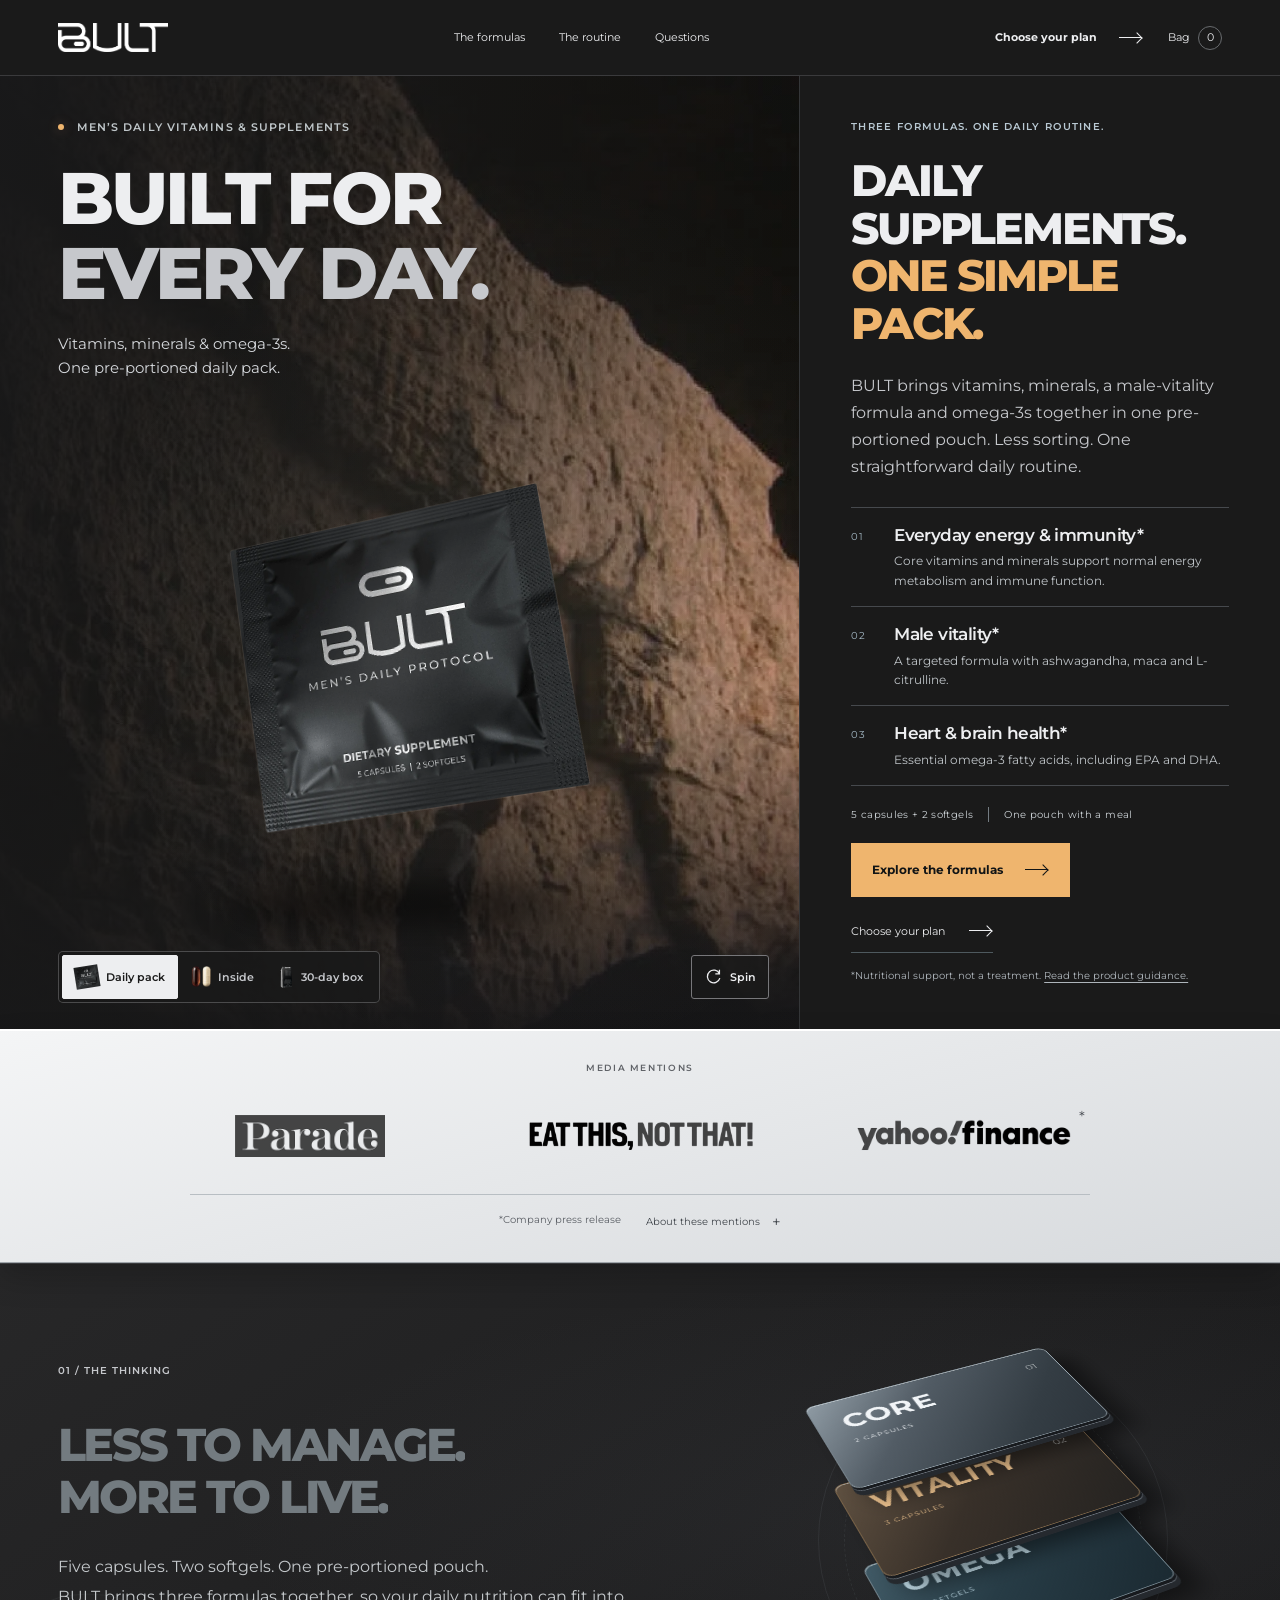
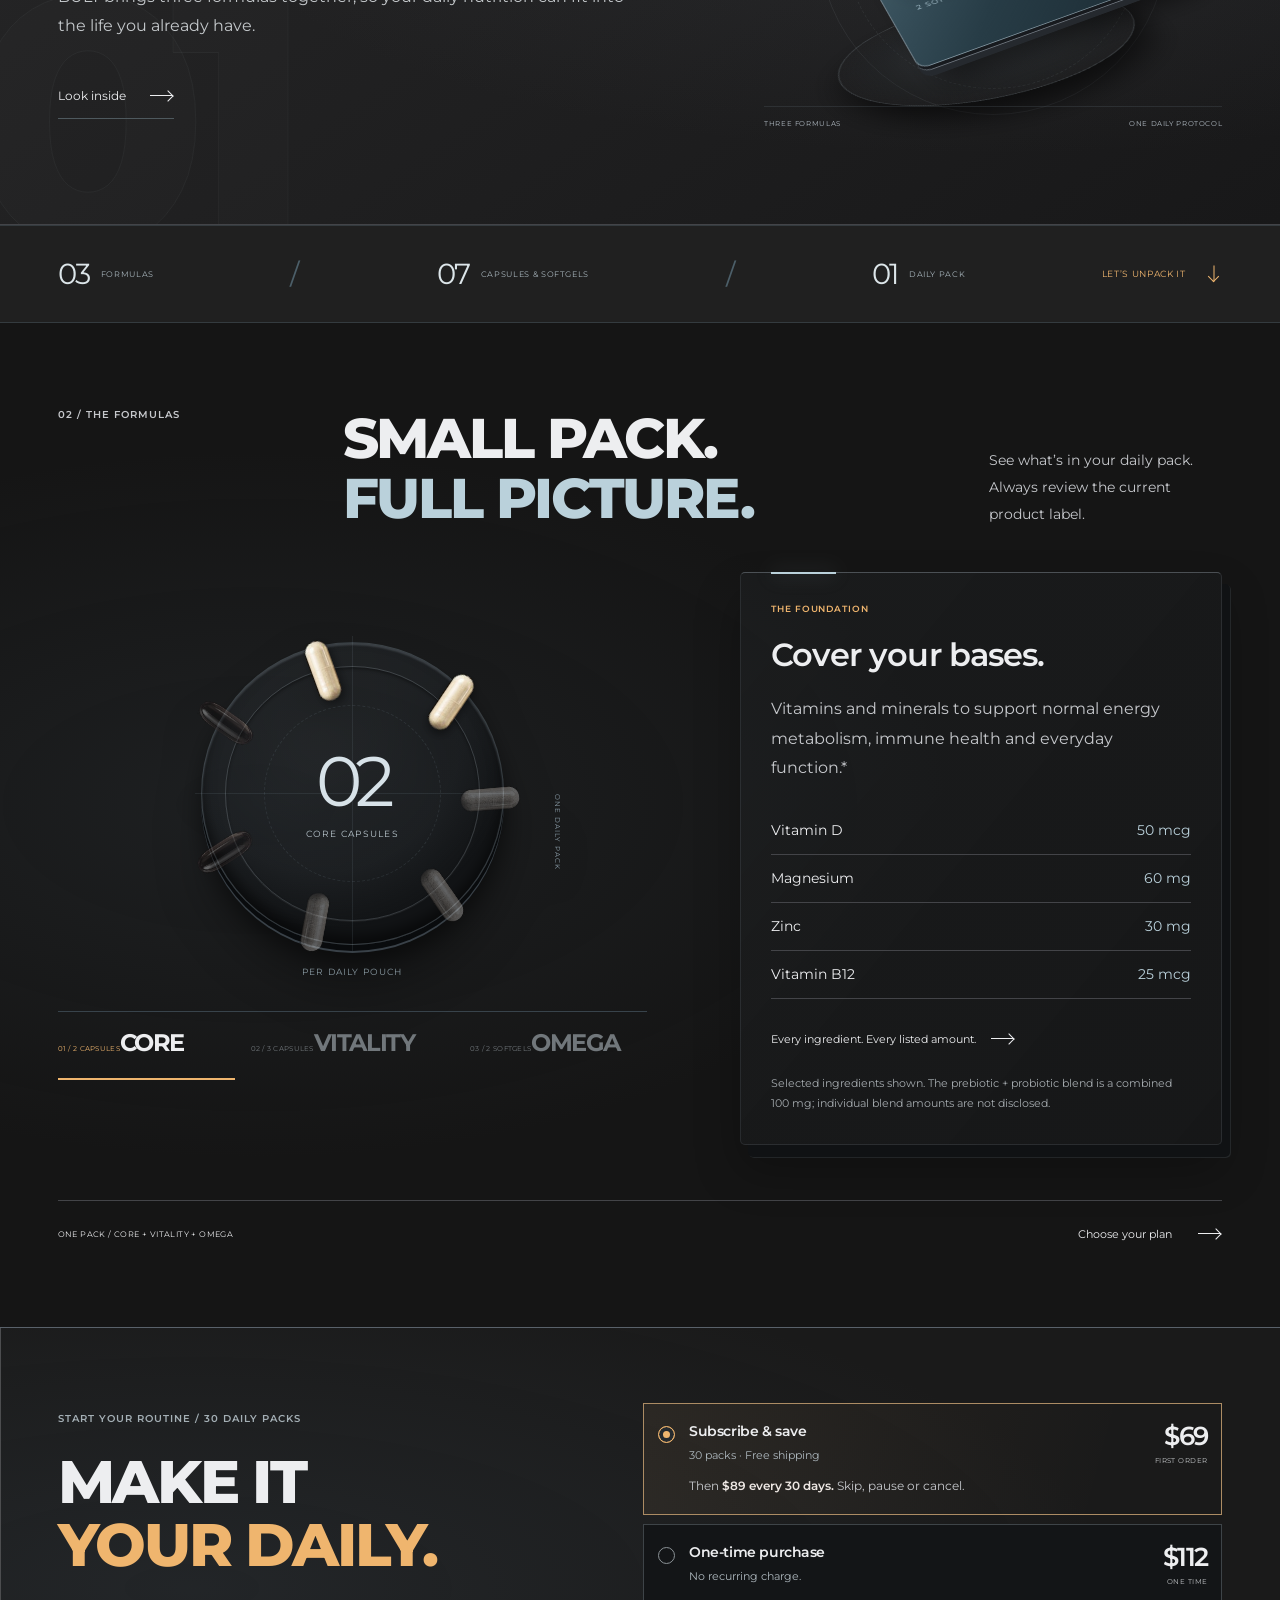
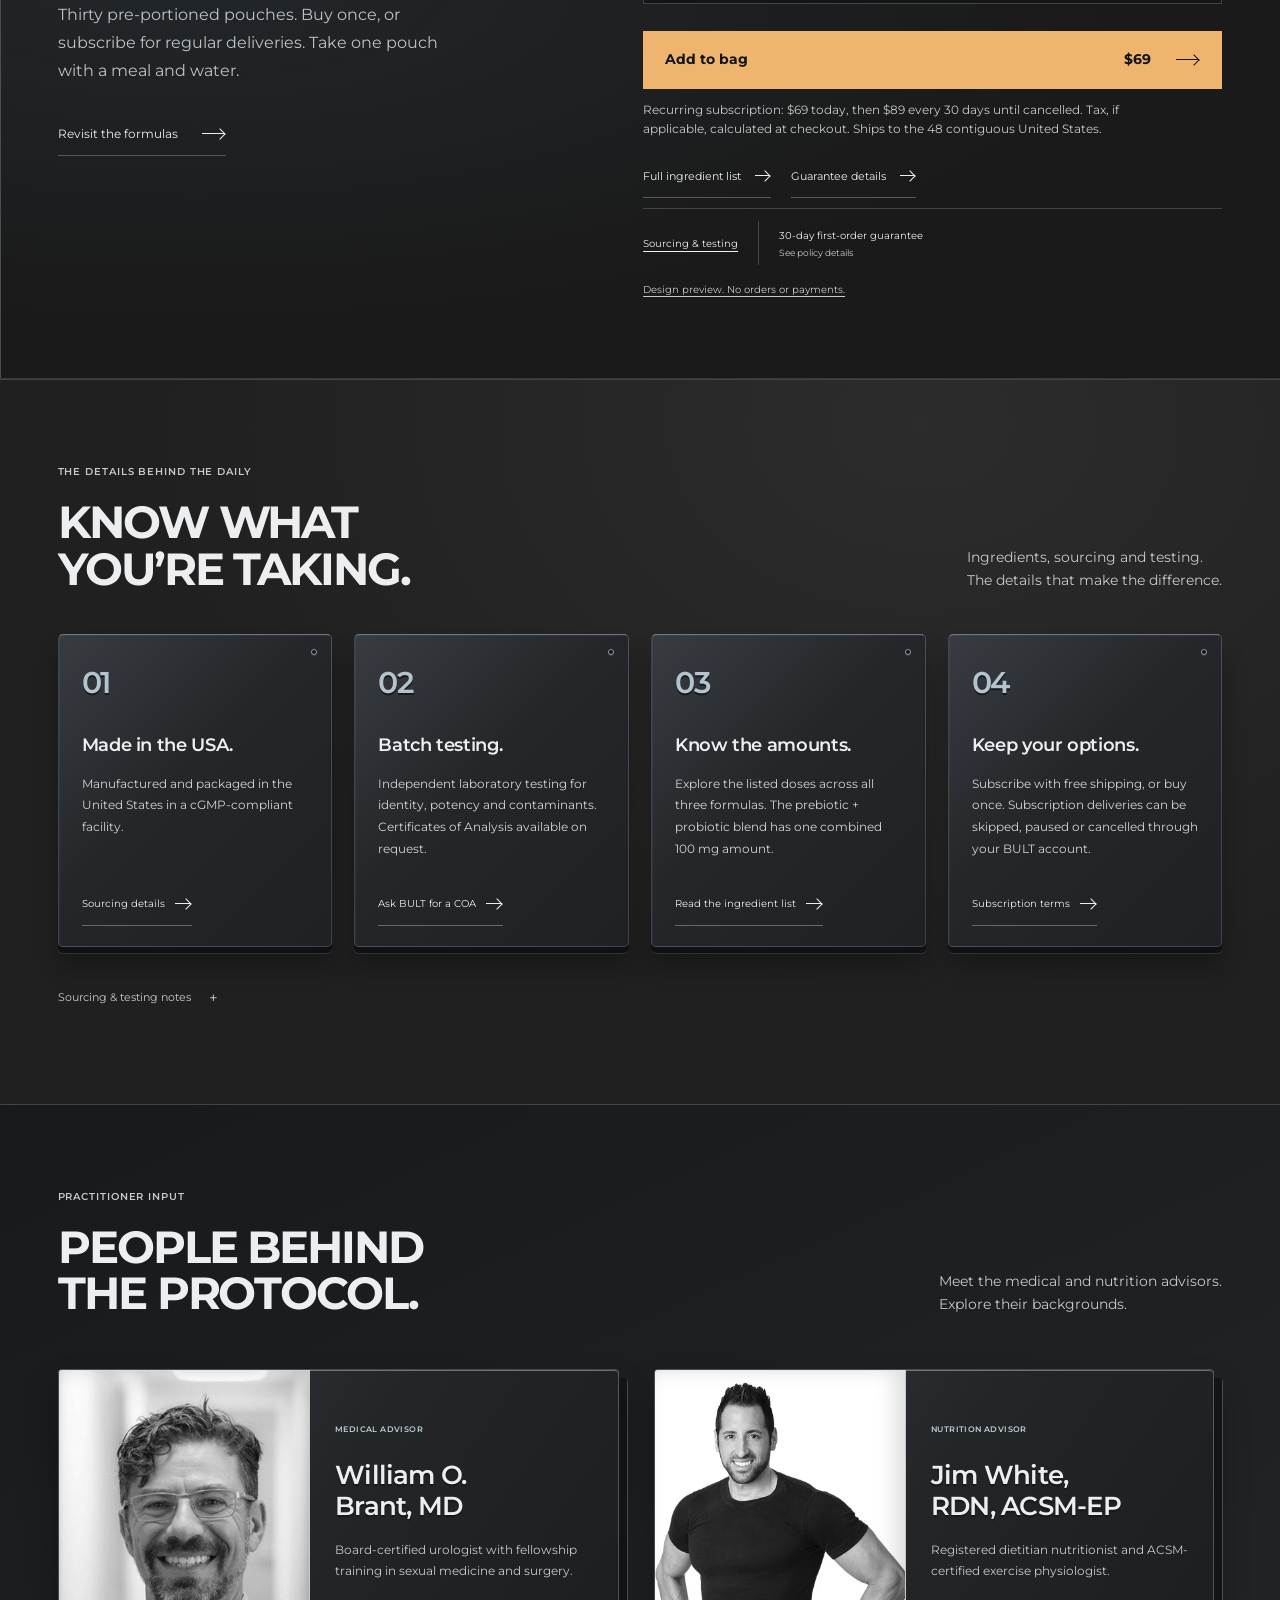
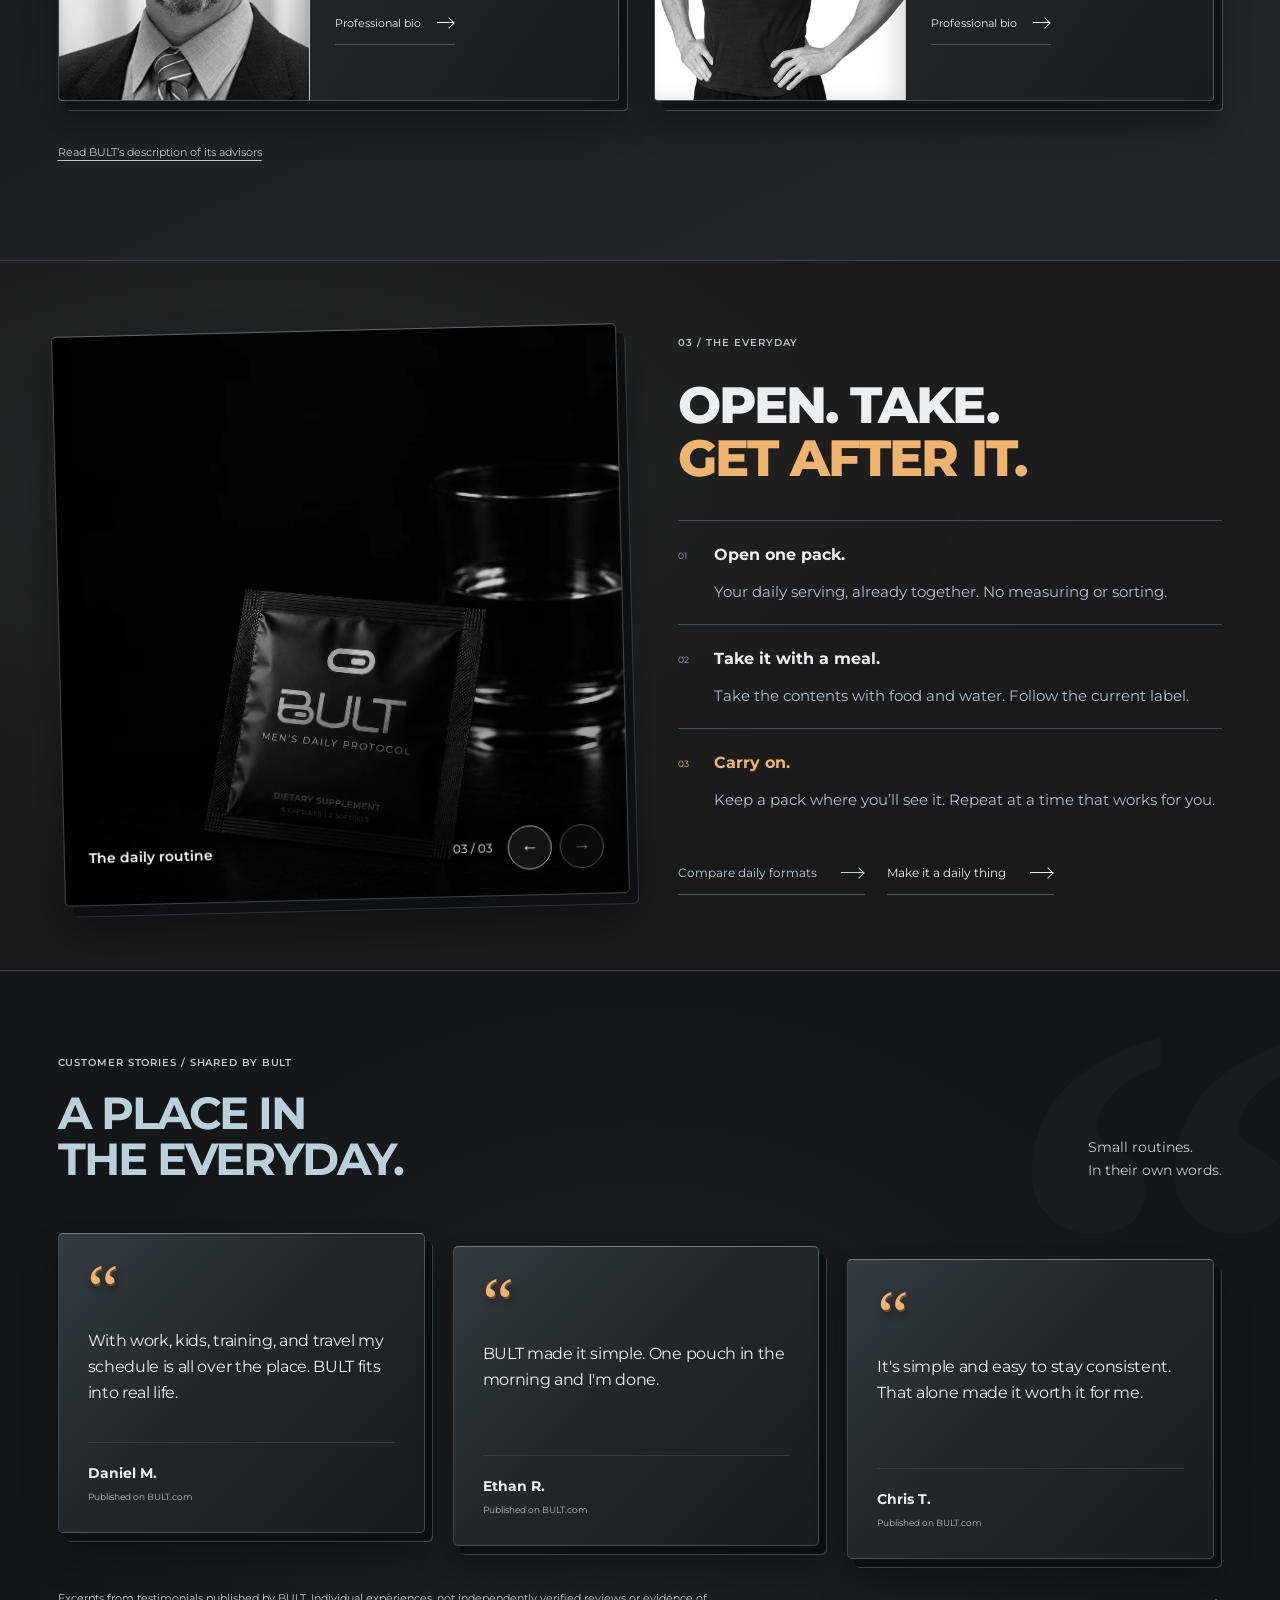
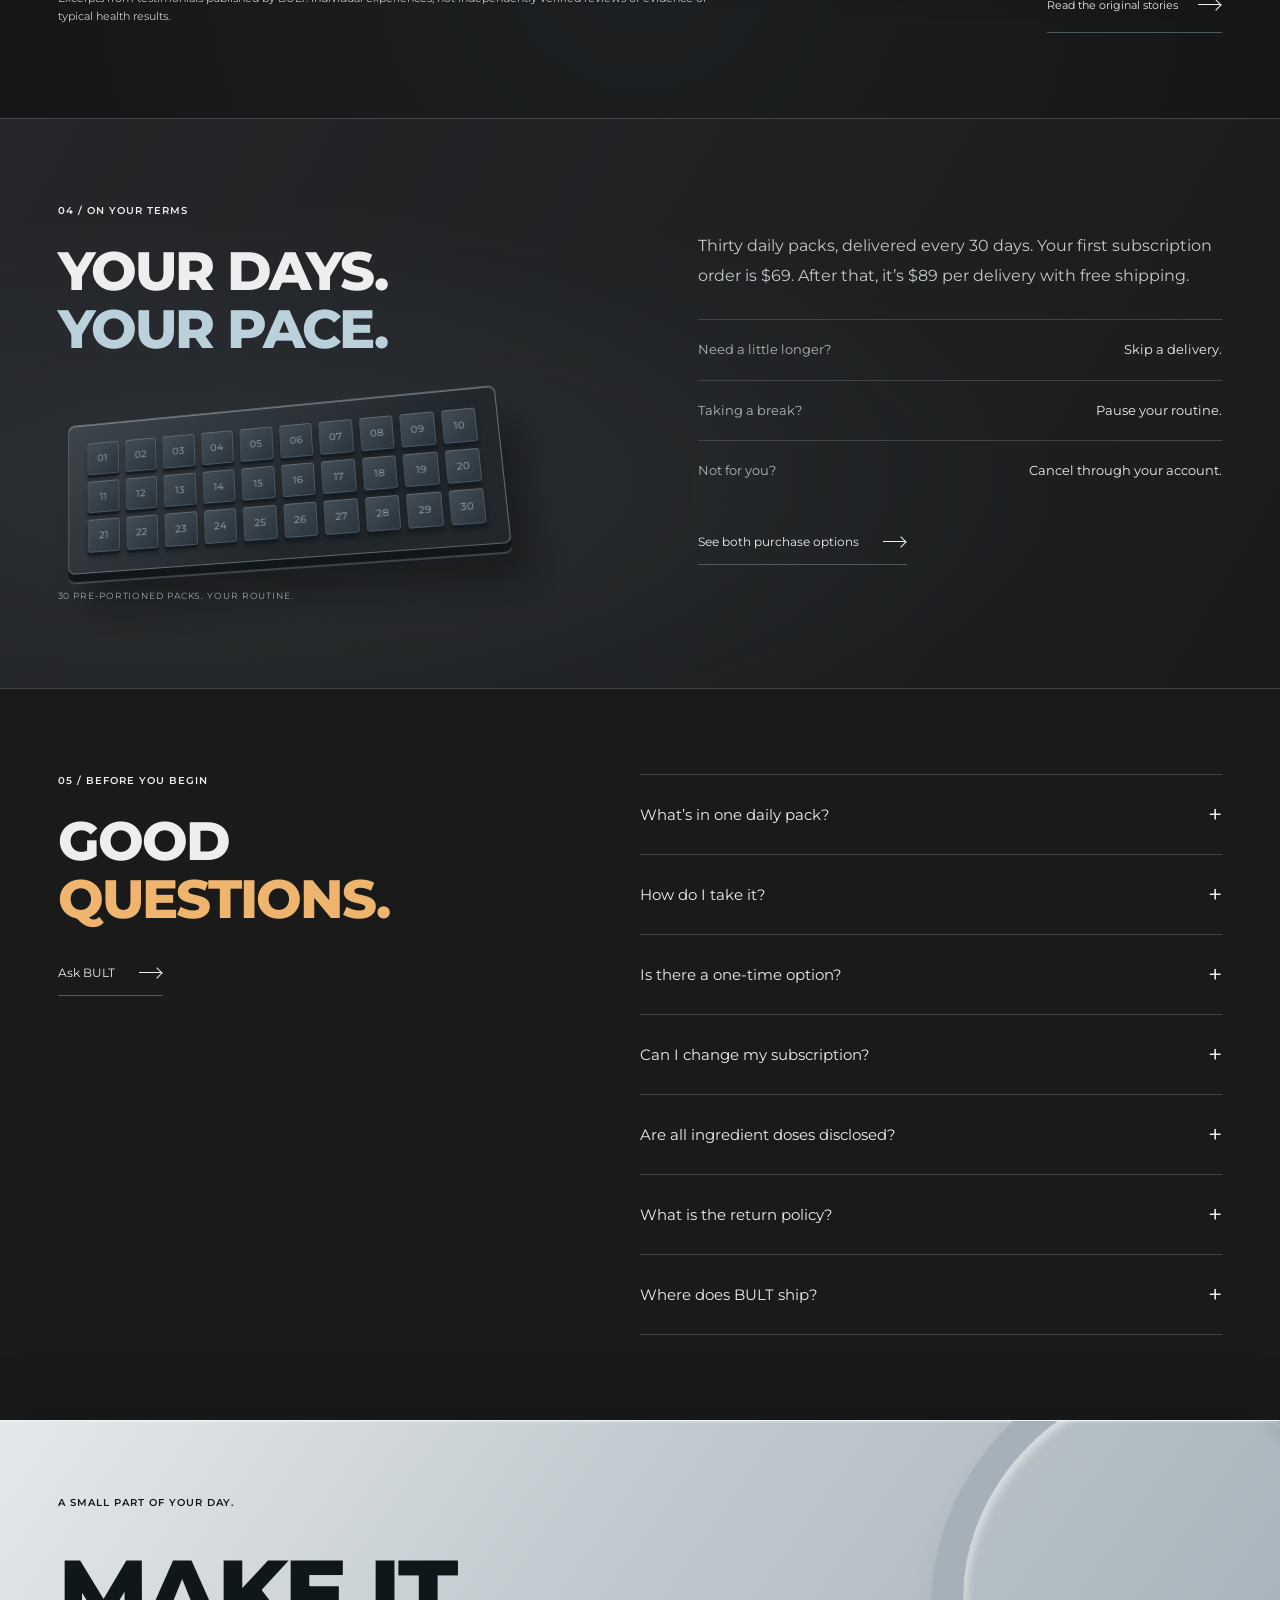
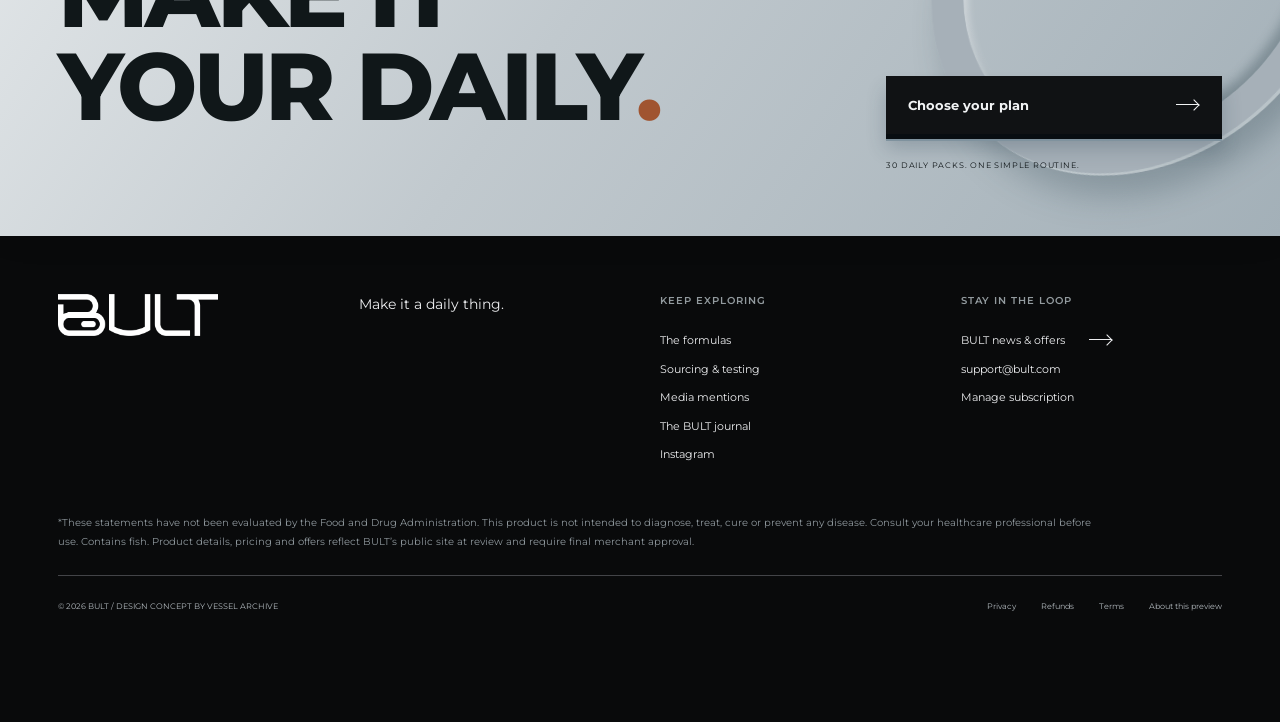
<file: redesign/index.html>
<!doctype html>
<html lang="en">
<head>
<meta charset="utf-8"><meta name="viewport" content="width=device-width,initial-scale=1,viewport-fit=cover">
<title>BULT | Your daily standard.</title>
<meta name="description" content="Three formulas. One daily pack. Meet BULT Men's Daily Protocol and choose a routine that works for you.">
<meta name="robots" content="noindex,nofollow"><meta name="theme-color" content="#1a1a1a">
<link rel="canonical" href="https://antoniemykallewis-source.github.io/bult-findings/redesign/">
<meta property="og:type" content="website"><meta property="og:site_name" content="BULT">
<meta property="og:url" content="https://antoniemykallewis-source.github.io/bult-findings/redesign/"><meta property="og:title" content="BULT | Make it a daily thing.">
<meta property="og:description" content="Men’s daily supplements. Three formulas. One pre-portioned pack. Explore the BULT design preview.">
<meta property="og:image" content="https://antoniemykallewis-source.github.io/bult-findings/redesign/assets/bult-social-product-v1.jpg"><meta property="og:image:secure_url" content="https://antoniemykallewis-source.github.io/bult-findings/redesign/assets/bult-social-product-v1.jpg">
<meta property="og:image:type" content="image/jpeg"><meta property="og:image:width" content="1200"><meta property="og:image:height" content="630">
<meta property="og:image:alt" content="BULT daily supplement pouch on a charcoal background with the words Built for every day.">
<meta name="twitter:card" content="summary_large_image"><meta name="twitter:url" content="https://antoniemykallewis-source.github.io/bult-findings/redesign/">
<meta name="twitter:title" content="BULT | Make it a daily thing."><meta name="twitter:description" content="Men’s daily supplements. Three formulas. One pre-portioned pack.">
<meta name="twitter:image" content="https://antoniemykallewis-source.github.io/bult-findings/redesign/assets/bult-social-product-v1.jpg"><meta name="twitter:image:alt" content="BULT daily supplement pouch with the words Built for every day.">
<link rel="image_src" href="https://antoniemykallewis-source.github.io/bult-findings/redesign/assets/bult-social-product-v1.jpg">
<link rel="icon" href="assets/bult-symbol.png?v=fc6f4b2a6b"><link rel="preload" href="assets/montserrat-regular.woff2?v=c0ec39d77c" as="font" type="font/woff2" crossorigin><link rel="preload" href="assets/montserrat-semibold.woff2?v=cec795a2ec" as="font" type="font/woff2" crossorigin>
<link rel="preload" href="assets/montserrat-extrabold.woff2?v=7858e18b78" as="font" type="font/woff2" crossorigin><link rel="preload" href="assets/daily-pack-front.webp" as="image" type="image/webp"><link rel="stylesheet" href="styles.css?v=75cbd59206"><link rel="stylesheet" href="studio.css?v=d989d256bf"><link rel="stylesheet" href="trust.css?v=9b5af3d3d7"><link rel="stylesheet" href="depth.css?v=0ca1b2a171"><link rel="stylesheet" href="intro.css?v=fd4e1fa40d"><script src="app.js?v=c0aa27c496" defer></script><script src="product-stage.js?v=dc10e9726d" defer></script><script src="experience.js?v=94111856da" defer></script>
</head>
<body>
<a class="skip-link" href="#main">Skip to content</a>
<div class="reading-progress" aria-hidden="true"><span></span></div><header class="site-header" id="header">
<a class="wordmark" href="#main" aria-label="BULT home"><img src="assets/bult-logo.png?v=0f80cd652c" alt="BULT" width="116" height="30"></a>
<nav aria-label="Main navigation"><a href="#ingredients">The formulas</a><a href="#routine">The routine</a><a href="#faq">Questions</a></nav>
<div class="nav-actions"><a class="header-shop" href="#choose-plan"><span class="desktop-shop-label">Choose your plan</span><span class="mobile-shop-label">Shop</span><i class="arrow-icon" aria-hidden="true"></i></a><button class="bag-button" data-cart aria-label="Open your bag">Bag <span id="bag-count">0</span></button><button class="menu-toggle" aria-label="Open menu" aria-expanded="false" aria-controls="mobile-menu"><span></span><span></span></button></div>
</header>
<nav class="mobile-menu" id="mobile-menu" aria-label="Mobile navigation" hidden><a href="#choose-plan">Choose your plan</a><a href="#ingredients">The formulas</a><a href="#routine">The routine</a><a href="#faq">Questions</a><button data-open="about-preview">About this design preview</button></nav>
<main id="main">
<section class="hero" id="start" aria-labelledby="hero-title">
<div class="hero-art">
  <div class="studio-terrain" aria-hidden="true"></div>
  <div class="hero-title">
    <p class="eyebrow"><span class="signal-dot" aria-hidden="true"></span> MEN’S DAILY VITAMINS &amp; SUPPLEMENTS</p>
    <h1 id="hero-title">BUILT FOR<br><span>EVERY DAY.</span></h1>
    <p class="hero-product-caption">Vitamins, minerals &amp; omega-3s.<br> One pre-portioned daily pack.</p>
  </div>
  <div class="pack-studio" id="product-scene" data-view="pack" role="group" tabindex="0" aria-label="Daily pack product viewer" aria-describedby="studio-instructions">
    <p id="studio-instructions" class="sr-only">Choose a product view below, drag sideways, or use the left and right arrow keys to turn the pouch. Home resets the view.</p>
    <div class="pack-model" id="physical-product">
      <div class="pack-face pack-front" aria-hidden="true">
        <img src="assets/daily-pack-front.webp" width="620" height="563" fetchpriority="high" alt="">
      </div>
      <div class="pack-face pack-inside" id="inside-panel" inert aria-hidden="true">
        <span class="cutaway-title">Inside one pack</span>
        <div class="serving-groups">
          <a href="#ingredients" data-formula-link="core" aria-label="Explore Core, two capsules">
            <span class="serving-row" aria-hidden="true"><i></i><i></i></span><strong>Core</strong><small>2 capsules</small>
          </a>
          <a href="#ingredients" data-formula-link="vitality" aria-label="Explore Vitality, three capsules">
            <span class="serving-row" aria-hidden="true"><i></i><i></i><i></i></span><strong>Vitality</strong><small>3 capsules</small>
          </a>
          <a href="#ingredients" data-formula-link="omega" aria-label="Explore Omega, two softgels">
            <span class="serving-row" aria-hidden="true"><i></i><i></i></span><strong>Omega</strong><small>2 softgels</small>
          </a>
        </div>
        <span class="inside-help">Select a formula</span>
      </div>
      <div class="pack-edge edge-right" aria-hidden="true"></div>
      <div class="pack-edge edge-left" aria-hidden="true"></div>
    </div>
    <div class="box-stage" aria-hidden="true">
      <img src="assets/bult-product-box-1.webp?v=0c3f70cc4e" width="1800" height="1800" alt="">
    </div>
  </div>
  <div class="studio-controls">
    <div class="studio-views" role="group" aria-label="Product views">
      <button type="button" data-studio-view="pack" aria-pressed="true"><img src="assets/daily-pack-front.webp" width="30" height="27" alt="">Daily pack</button>
      <button type="button" data-studio-view="inside" aria-pressed="false"><span class="inside-thumb" aria-hidden="true"></span>Inside</button>
      <button type="button" data-studio-view="box" aria-pressed="false"><span class="box-thumb" aria-hidden="true"></span>30-day box</button>
    </div>
    <button type="button" class="spin-control" id="spin-pack" aria-label="Spin the pack one turn"><svg viewBox="0 0 24 24" width="19" height="19" fill="none" stroke="currentColor" stroke-width="1.6" aria-hidden="true"><path d="M19.5 8.5A8 8 0 1 0 20 14M19.5 3.5v5.2h-5.2"/></svg><span class="spin-label">Spin</span></button>
  </div>
</div>
<div class="hero-explainer" aria-labelledby="product-intro-title">
  <p class="eyebrow">THREE FORMULAS. ONE DAILY ROUTINE.</p>
  <h2 id="product-intro-title">Daily supplements.<br><span>One simple pack.</span></h2>
  <p class="intro-description">BULT brings vitamins, minerals, a male-vitality formula and omega-3s together in one pre-portioned pouch. Less sorting. One straightforward daily routine.</p>
  <ul class="intro-benefits" aria-label="What the three formulas support">
    <li><span class="benefit-index" aria-hidden="true">01</span><div><h3>Everyday energy &amp; immunity*</h3><p>Core vitamins and minerals support normal energy metabolism and immune function.</p></div></li>
    <li><span class="benefit-index" aria-hidden="true">02</span><div><h3>Male vitality*</h3><p>A targeted formula with ashwagandha, maca and L-citrulline.</p></div></li>
    <li><span class="benefit-index" aria-hidden="true">03</span><div><h3>Heart &amp; brain health*</h3><p>Essential omega-3 fatty acids, including EPA and DHA.</p></div></li>
  </ul>
  <p class="intro-format"><span>5 capsules + 2 softgels</span><span>One pouch with a meal</span></p>
  <div class="intro-actions"><a class="button button-dark" href="#ingredients">Explore the formulas <i class="arrow-icon" aria-hidden="true"></i></a><a class="text-link" href="#choose-plan">Choose your plan <i class="arrow-icon" aria-hidden="true"></i></a></div>
  <p class="intro-disclaimer">*Nutritional support, not a treatment. <a href="#health-note">Read the product guidance.</a></p>
</div>
</section>
<section class="media-mentions media-compact" id="media" aria-labelledby="media-title">
  <p class="eyebrow" id="media-title">MEDIA MENTIONS</p>
  <div class="publisher-logos" aria-label="Read the original media mentions">
    <a href="https://parade.com/food/best-keto-pasta" target="_blank" rel="noopener noreferrer" aria-label="Parade: expert commentary from BULT advisor Jim White, opens in a new tab"><img src="assets/press-parade.png?v=68c5f1a9a5" alt="Parade" width="180" height="70" loading="lazy"></a>
    <a href="https://www.eatthis.com/standing-exercises-melt-belly-fat-after-50/" target="_blank" rel="noopener noreferrer" aria-label="Eat This, Not That!: expert commentary from BULT advisor Jim White, opens in a new tab"><img src="assets/press-eat-this.png?v=d431f61393" alt="Eat This, Not That!" width="245" height="70" loading="lazy"></a>
    <a href="https://finance.yahoo.com/healthcare/articles/bult-now-available-once-daily-130100832.html" target="_blank" rel="noopener noreferrer" aria-label="Yahoo Finance: BULT company press release, opens in a new tab"><img src="assets/press-yahoo.png?v=0705d1f606" alt="Yahoo Finance" width="235" height="65" loading="lazy"><span class="release-asterisk" aria-hidden="true">*</span></a>
  </div>
  <div class="media-context"><span>*Company press release</span><details class="mention-details"><summary>About these mentions <span aria-hidden="true">+</span></summary><div><p>Parade and Eat This, Not That! feature commentary from BULT nutrition advisor Jim White. Yahoo Finance carries a company announcement distributed by PRNewswire. These placements are not product reviews or publication endorsements.</p><a href="https://www.prnewswire.com/news-releases/bult-now-available-a-once-daily-mens-health-system-designed-to-replace-supplement-stacking-302907746.html" target="_blank" rel="noopener noreferrer">Read the original press release</a></div></details></div>
</section>
<section class="system-intro section-shell" id="system" aria-labelledby="system-title"><p class="eyebrow section-index">01 / THE THINKING</p><div><h2 id="system-title" class="scroll-headline"><span>LESS TO MANAGE.</span><br><span>MORE TO LIVE.</span></h2><p>Five capsules. Two softgels. One pre-portioned pouch.<br> BULT brings three formulas together, so your daily nutrition can fit into the life you already have.</p></div><div class="protocol-sculpture" aria-hidden="true">
  <div class="sculpture-orbit"></div><div class="sculpture-base"></div>
  <div class="formula-stack"><div class="formula-slab slab-omega"><span>03</span><strong>OMEGA</strong><small>2 SOFTGELS</small></div><div class="formula-slab slab-vitality"><span>02</span><strong>VITALITY</strong><small>3 CAPSULES</small></div><div class="formula-slab slab-core"><span>01</span><strong>CORE</strong><small>2 CAPSULES</small></div></div>
  <div class="sculpture-caption"><span>THREE FORMULAS</span><span>ONE DAILY PROTOCOL</span></div>
</div><a href="#ingredients" class="text-link">Look inside <i class="arrow-icon" aria-hidden="true"></i></a></section>
<div class="protocol-strip" aria-label="Your daily pack"><span><b>03</b> FORMULAS</span><i aria-hidden="true">/</i><span><b>07</b> CAPSULES & SOFTGELS</span><i aria-hidden="true">/</i><span><b>01</b> DAILY PACK</span><a href="#ingredients">LET’S UNPACK IT <i class="arrow-icon" aria-hidden="true"></i></a></div><section class="ingredients dark-section" id="ingredients" aria-labelledby="ingredient-title">
<div class="section-heading"><p class="eyebrow section-index">02 / THE FORMULAS</p><h2 id="ingredient-title">SMALL PACK.<br><span class="accent-word">FULL PICTURE.</span></h2><p>See what’s in your daily pack. <br>Always review the current product label.</p></div>
<div class="ingredient-layout"><div class="formula-explorer"><div class="dose-diagram" data-active="core" aria-hidden="true"><div class="dose-guide"></div><div class="dose-ring"></div><div class="dose-center"><span class="dose-number">02</span><span class="dose-unit">CORE CAPSULES</span></div><i class="capsule core c1"></i><i class="capsule core c2"></i><i class="capsule vitality c3"></i><i class="capsule vitality c4"></i><i class="capsule vitality c5"></i><i class="capsule omega c6"></i><i class="capsule omega c7"></i><span class="diagram-label">ONE DAILY PACK</span><span class="diagram-footnote">PER DAILY POUCH</span></div><div class="ingredient-tabs" role="tablist" aria-label="Explore formulas" aria-orientation="horizontal"><button id="tab-core" role="tab" aria-selected="true" aria-controls="panel-core" data-formula="core"><small>01 / 2 CAPSULES</small><span>CORE</span><i class="arrow-icon" aria-hidden="true"></i></button><button id="tab-vitality" role="tab" aria-selected="false" tabindex="-1" aria-controls="panel-vitality" data-formula="vitality"><small>02 / 3 CAPSULES</small><span>VITALITY</span><i class="arrow-icon" aria-hidden="true"></i></button><button id="tab-omega" role="tab" aria-selected="false" tabindex="-1" aria-controls="panel-omega" data-formula="omega"><small>03 / 2 SOFTGELS</small><span>OMEGA</span><i class="arrow-icon" aria-hidden="true"></i></button></div></div>
<div class="formula-detail">
<div id="panel-core" role="tabpanel" aria-labelledby="tab-core" class="ingredient-panel" tabindex="0"><p class="eyebrow">THE FOUNDATION</p><h3>Cover your bases.</h3><p>Vitamins and minerals to support normal energy metabolism, immune health and everyday function.*</p><dl class="ingredient-table"><div><dt>Vitamin D</dt><dd>50 mcg</dd></div><div><dt>Magnesium</dt><dd>60 mg</dd></div><div><dt>Zinc</dt><dd>30 mg</dd></div><div><dt>Vitamin B12</dt><dd>25 mcg</dd></div></dl></div>
<div id="panel-vitality" role="tabpanel" aria-labelledby="tab-vitality" class="ingredient-panel" tabindex="0" hidden><p class="eyebrow">MALE VITALITY</p><h3>Support your drive.</h3><p>Targeted ingredients for male vitality, healthy testosterone function and everyday performance.*</p><dl class="ingredient-table"><div><dt>L-Citrulline Malate</dt><dd>1 g</dd></div><div><dt>KSM-66® Ashwagandha</dt><dd>400 mg</dd></div><div><dt>Maca Root</dt><dd>150 mg</dd></div><div><dt>Muira Puama</dt><dd>100 mg</dd></div></dl></div>
<div id="panel-omega" role="tabpanel" aria-labelledby="tab-omega" class="ingredient-panel" tabindex="0" hidden><p class="eyebrow">ESSENTIAL HEALTHY FATS</p><h3>Think long term.</h3><p>Essential omega-3s to support heart and brain health.* Contains fish from anchovy.</p><dl class="ingredient-table"><div><dt>Fish oil (anchovy)</dt><dd>750 mg</dd></div><div><dt>EPA</dt><dd>370 mg</dd></div><div><dt>DHA</dt><dd>150 mg</dd></div><div><dt>Sunflower lecithin</dt><dd>1,200 mg</dd></div></dl></div>
<button class="text-link light-link" data-open="label">Every ingredient. Every listed amount. <i class="arrow-icon" aria-hidden="true"></i></button><p class="ingredient-disclosure">Selected ingredients shown. The prebiotic + probiotic blend is a combined 100 mg; individual blend amounts are not disclosed.</p>
</div></div>
<div class="section-footer"><span>ONE PACK / CORE + VITALITY + OMEGA</span><a href="#choose-plan">Choose your plan <i class="arrow-icon" aria-hidden="true"></i></a></div>
</section>
<section class="purchase-panel plan-section" id="choose-plan" aria-label="Choose your BULT purchase plan">
<div class="product-heading"><p class="eyebrow">START YOUR ROUTINE / 30 DAILY PACKS</p><h2>MAKE IT<br><span class="accent-word">YOUR DAILY.</span></h2><p class="purchase-desc">Thirty pre-portioned pouches. Buy once, or subscribe for regular deliveries. Take one pouch with a meal and water.</p><a class="text-link" href="#ingredients">Revisit the formulas <i class="arrow-icon" aria-hidden="true"></i></a></div>
<div class="purchase-options"><fieldset class="plan-options"><legend class="sr-only">Choose your purchase plan</legend>
<label class="plan-option selected" id="subscription-plan"><input type="radio" name="plan" value="subscription" checked><span class="custom-radio"></span><span class="plan-name">Subscribe & save<small>30 packs · Free shipping</small></span><span class="plan-price">$69<small>FIRST ORDER</small></span><span class="plan-detail">Then <strong>$89 every 30 days.</strong> <br>Skip, pause or cancel.</span></label>
<label class="plan-option" id="onetime-plan"><input type="radio" name="plan" value="onetime"><span class="custom-radio"></span><span class="plan-name">One-time purchase<small>No recurring charge.</small></span><span class="plan-price">$112<small>ONE TIME</small></span></label>
</fieldset>
<div id="purchase-action"><button class="button button-dark purchase-cta" id="add-to-bag">Add to bag <span>$69 <i class="arrow-icon" aria-hidden="true"></i></span></button><p class="purchase-terms" id="purchase-terms">$69 for your first order, then $89 every 30 days until cancelled. Free shipping. Tax calculated at checkout.</p></div>
<div class="purchase-links"><button data-open="label">Full ingredient list <i class="arrow-icon" aria-hidden="true"></i></button><button data-open="guarantee">Guarantee details <i class="arrow-icon" aria-hidden="true"></i></button></div>
<div class="purchase-reassurance" aria-label="Purchase information"><a href="#quality">Sourcing &amp; testing</a><button type="button" data-open="guarantee">30-day first-order guarantee <span>See policy details</span></button></div>
<button class="preview-note" data-open="about-preview">Design preview. No orders or payments.</button>
</div></section>
<section class="quality-section section-shell" id="quality" aria-labelledby="quality-title">
  <div class="trust-section-head"><div><p class="eyebrow">THE DETAILS BEHIND THE DAILY</p><h2 id="quality-title">KNOW WHAT<br>YOU’RE TAKING.</h2></div><p>Ingredients, sourcing and testing. <br>The details that make the difference.</p></div>
  <div class="quality-grid">
    <article><span class="quality-number" aria-hidden="true">01</span><h3>Made in the USA.</h3><p>Manufactured and packaged in the United States in a cGMP-compliant facility.</p><a href="https://bult.com/pages/faq" target="_blank" rel="noopener noreferrer">Sourcing details <i class="arrow-icon" aria-hidden="true"></i></a></article>
    <article><span class="quality-number" aria-hidden="true">02</span><h3>Batch testing.</h3><p>Independent laboratory testing for identity, potency and contaminants. Certificates of Analysis available on request.</p><a href="mailto:support@bult.com">Ask BULT for a COA <i class="arrow-icon" aria-hidden="true"></i></a></article>
    <article><span class="quality-number" aria-hidden="true">03</span><h3>Know the amounts.</h3><p>Explore the listed doses across all three formulas. The prebiotic + probiotic blend has one combined 100 mg amount.</p><button type="button" data-open="label">Read the ingredient list <i class="arrow-icon" aria-hidden="true"></i></button></article>
    <article><span class="quality-number" aria-hidden="true">04</span><h3>Keep your options.</h3><p>Subscribe with free shipping, or buy once. Subscription deliveries can be skipped, paused or cancelled through your BULT account.</p><a href="https://bult.com/policies/subscription-policy" target="_blank" rel="noopener noreferrer">Subscription terms <i class="arrow-icon" aria-hidden="true"></i></a></article>
  </div>
  <details class="quality-source-notes"><summary>Sourcing &amp; testing notes <span aria-hidden="true">+</span></summary><p>Manufacturing and testing information is sourced from <a href="https://bult.com/pages/faq" target="_blank" rel="noopener noreferrer">BULT’s FAQ</a>. Batch certificates are available from BULT on request. A batch certificate and facility documentation have not been independently reviewed for this design preview.</p></details>
</section>
<section class="advisors-section section-shell" id="advisors" aria-labelledby="advisors-title">
  <div class="trust-section-head"><div><p class="eyebrow">PRACTITIONER INPUT</p><h2 id="advisors-title">PEOPLE BEHIND<br>THE PROTOCOL.</h2></div><p>Meet the medical and nutrition advisors. <br>Explore their backgrounds.</p></div>
  <div class="advisor-grid">
    <article class="advisor-card"><div class="advisor-portrait"><img src="assets/advisor-william-brant.jpg?v=ee7a5d3274" alt="William O. Brant, MD" loading="lazy" width="500" height="600"></div><div class="advisor-copy"><p class="eyebrow">MEDICAL ADVISOR</p><h3>William O.<br>Brant, MD</h3><p>Board-certified urologist with fellowship training in sexual medicine and surgery.</p><a class="text-link" href="https://www.grangermedical.com/providers/william-o-brant-md-facs-fecsm/" target="_blank" rel="noopener noreferrer">Professional bio <i class="arrow-icon" aria-hidden="true"></i></a></div></article>
    <article class="advisor-card"><div class="advisor-portrait"><img src="assets/advisor-jim-white.jpg?v=6e80abe117" alt="Jim White, RDN, ACSM-EP" loading="lazy" width="500" height="600"></div><div class="advisor-copy"><p class="eyebrow">NUTRITION ADVISOR</p><h3>Jim White,<br>RDN, ACSM-EP</h3><p>Registered dietitian nutritionist and ACSM-certified exercise physiologist.</p><a class="text-link" href="https://jimwhitefit.com/coaches/jim-white/" target="_blank" rel="noopener noreferrer">Professional bio <i class="arrow-icon" aria-hidden="true"></i></a></div></article>
  </div>
  <a class="advisor-source" href="https://bult.com/products/protocol" target="_blank" rel="noopener noreferrer">Read BULT’s description of its advisors</a>
</section>
<section class="routine" id="routine" aria-labelledby="routine-title"><div class="routine-image">
  <div class="routine-gallery" id="routine-gallery" role="region" aria-label="Three photos of the daily routine" tabindex="0">
    <figure><img src="assets/ritual.webp?v=10dc12419b" alt="A BULT daily pack beside a dumbbell" loading="lazy" width="1096" height="1435"></figure>
    <figure><img src="assets/journal-3.webp" alt="An open BULT box on a desk beside a mug" loading="lazy" width="754" height="499"></figure>
    <figure><img src="assets/runner.webp?v=c1d8ccdf17" alt="A runner crossing a city street" loading="lazy" width="1126" height="1126"></figure>
  </div>
  <div class="gallery-controls">
    <span class="gallery-caption">The daily routine</span>
    <span id="gallery-position" aria-live="polite" aria-atomic="true">01 / 03</span>
    <button type="button" data-gallery-step="-1" aria-label="Previous routine photo" aria-controls="routine-gallery" disabled>←</button>
    <button type="button" data-gallery-step="1" aria-label="Next routine photo" aria-controls="routine-gallery">→</button>
  </div>
</div>
<div class="routine-copy"><p class="eyebrow">03 / THE EVERYDAY</p><h2 id="routine-title">OPEN. TAKE.<br><span class="accent-word">GET AFTER IT.</span></h2><ol class="routine-steps"><li><h3><button data-routine-photo="0" aria-controls="routine-gallery" aria-pressed="true">Open one pack.</button></h3><p>Your daily serving, already together. No measuring or sorting.</p></li><li><h3><button data-routine-photo="1" aria-controls="routine-gallery" aria-pressed="false">Take it with a meal.</button></h3><p>Take the contents with food and water. Follow the current label.</p></li><li><h3><button data-routine-photo="2" aria-controls="routine-gallery" aria-pressed="false">Carry on.</button></h3><p>Keep a pack where you’ll see it. Repeat at a time that works for you.</p></li></ol><button class="text-link format-trigger" type="button" data-open="compare-routines">Compare daily formats <i class="arrow-icon" aria-hidden="true"></i></button><a class="text-link" href="#choose-plan">Make it a daily thing <i class="arrow-icon" aria-hidden="true"></i></a></div></section>
<section class="stories-section section-shell" id="stories" aria-labelledby="stories-title">
  <div class="trust-section-head"><div><p class="eyebrow">CUSTOMER STORIES / SHARED BY BULT</p><h2 id="stories-title">A PLACE IN<br>THE EVERYDAY.</h2></div><p>Small routines. <br>In their own words.</p></div>
  <div class="stories-grid">
    <figure><span class="quote-mark" aria-hidden="true">“</span><blockquote><p>With work, kids, training, and travel my schedule is all over the place. BULT fits into real life.</p></blockquote><figcaption><strong>Daniel M.</strong><span>Published on BULT.com</span></figcaption></figure>
    <figure><span class="quote-mark" aria-hidden="true">“</span><blockquote><p>BULT made it simple. One pouch in the morning and I'm done.</p></blockquote><figcaption><strong>Ethan R.</strong><span>Published on BULT.com</span></figcaption></figure>
    <figure><span class="quote-mark" aria-hidden="true">“</span><blockquote><p>It's simple and easy to stay consistent. That alone made it worth it for me.</p></blockquote><figcaption><strong>Chris T.</strong><span>Published on BULT.com</span></figcaption></figure>
  </div>
  <div class="stories-bottom"><p class="trust-source-note">Excerpts from testimonials published by BULT. Individual experiences, not independently verified reviews or evidence of typical health results.</p><a class="text-link" href="https://bult.com/" target="_blank" rel="noopener noreferrer">Read the original stories <i class="arrow-icon" aria-hidden="true"></i></a></div>
</section>
<section class="subscription section-shell" aria-labelledby="subscription-title"><div><p class="eyebrow">04 / ON YOUR TERMS</p><h2 id="subscription-title">YOUR DAYS.<br><span class="accent-word">YOUR PACE.</span></h2><div class="month-grid" aria-hidden="true"><span>01</span><span>02</span><span>03</span><span>04</span><span>05</span><span>06</span><span>07</span><span>08</span><span>09</span><span>10</span><span>11</span><span>12</span><span>13</span><span>14</span><span>15</span><span>16</span><span>17</span><span>18</span><span>19</span><span>20</span><span>21</span><span>22</span><span>23</span><span>24</span><span>25</span><span>26</span><span>27</span><span>28</span><span>29</span><span>30</span></div><p class="month-caption">30 PRE-PORTIONED PACKS. YOUR ROUTINE.</p></div><div class="subscription-details"><p>Thirty daily packs, delivered every 30 days. Your first subscription order is $69. After that, it’s $89 per delivery with free shipping.</p><dl><div><dt>Need a little longer?</dt><dd>Skip a delivery.</dd></div><div><dt>Taking a break?</dt><dd>Pause your routine.</dd></div><div><dt>Not for you?</dt><dd>Cancel through your account.</dd></div></dl><a href="#choose-plan" class="text-link">See both purchase options <i class="arrow-icon" aria-hidden="true"></i></a></div></section>
<section class="faq section-shell" id="faq"><div><p class="eyebrow">05 / BEFORE YOU BEGIN</p><h2>GOOD<br><span class="accent-word">QUESTIONS.</span></h2><a class="text-link" href="mailto:support@bult.com">Ask BULT <i class="arrow-icon" aria-hidden="true"></i></a></div><div class="faq-list">
<details><summary>What’s in one daily pack?<span aria-hidden="true">+</span></summary><p>Two CORE capsules, three VITALITY capsules and two OMEGA softgels. One box contains 30 daily packs. <button class="inline-link" data-open="label">See the full ingredient list</button>.</p></details>
<details><summary>How do I take it?<span aria-hidden="true">+</span></summary><p>Take the entire contents of one pouch daily with a meal and water. Follow the current label. If you have a medical condition, take medication or are unsure about an ingredient, ask your healthcare professional before use. Contains fish (anchovy).</p></details>
<details><summary>Is there a one-time option?<span aria-hidden="true">+</span></summary><p>Yes. Choose the one-time purchase for $112. It includes 30 daily packs with no recurring charge. Shipping and tax are calculated at checkout.</p></details>
<details><summary>Can I change my subscription?<span aria-hidden="true">+</span></summary><p>You can skip, pause or cancel through your BULT account. The first order is $69, then $89 every 30 days until cancelled. Review the current <a href="https://bult.com/policies/subscription-policy" target="_blank" rel="noopener">subscription terms</a> before purchasing.</p></details>
<details><summary>Are all ingredient doses disclosed?<span aria-hidden="true">+</span></summary><p>Most ingredients have individual amounts listed. The prebiotic + probiotic blend is listed as a combined 100 mg. Individual blend amounts are not disclosed.</p></details>
<details><summary>What is the return policy?<span aria-hidden="true">+</span></summary><p>BULT advertises a 30-day first-order money-back guarantee. Its published refund policy has different conditions. Those terms need to be reconciled before this concept goes live. <button data-open="guarantee" class="inline-link">Review the policy details</button> or contact support@bult.com to confirm eligibility.</p></details>
<details><summary>Where does BULT ship?<span aria-hidden="true">+</span></summary><p>The current shipping offer covers the 48 contiguous United States. Subscription shipping is free. One-time shipping and any applicable tax are calculated at checkout.</p></details>
</div></section>
<section class="closing"><p class="eyebrow">A SMALL PART OF YOUR DAY.</p><h2>MAKE IT<br>YOUR DAILY<span class="closing-dot">.</span></h2><a class="button button-light" href="#choose-plan">Choose your plan <i class="arrow-icon" aria-hidden="true"></i></a><span>30 DAILY PACKS. ONE SIMPLE ROUTINE.</span></section>
</main>
<footer><div class="footer-top"><a href="#main" aria-label="BULT home"><img class="footer-logo" src="assets/bult-logo.png?v=0f80cd652c" alt="BULT" width="180" height="47"></a><p>Make it a daily thing.</p><div><span class="eyebrow">KEEP EXPLORING</span><a href="#ingredients">The formulas</a><a href="#quality">Sourcing &amp; testing</a><a href="#media">Media mentions</a><a href="https://bult.com/blogs/learn" target="_blank" rel="noopener">The BULT journal</a><a href="https://www.instagram.com/bultofficial_/" target="_blank" rel="noopener">Instagram</a></div><div><span class="eyebrow">STAY IN THE LOOP</span><button class="text-link light-link" data-open="capture">BULT news & offers <i class="arrow-icon" aria-hidden="true"></i></button><a href="mailto:support@bult.com">support@bult.com</a><a href="https://bult.com/account" target="_blank" rel="noopener">Manage subscription</a></div></div><div class="footer-disclaimer" id="health-note">*These statements have not been evaluated by the Food and Drug Administration. This product is not intended to diagnose, treat, cure or prevent any disease. Consult your healthcare professional before use. Contains fish. Product details, pricing and offers reflect BULT’s public site at review and require final merchant approval.</div><div class="footer-bottom"><span>© <span id="year">2026</span> BULT / DESIGN CONCEPT BY VESSEL ARCHIVE</span><div><a href="https://bult.com/policies/privacy-policy" target="_blank" rel="noopener">Privacy</a><a href="https://bult.com/policies/refund-policy" target="_blank" rel="noopener">Refunds</a><a href="https://bult.com/policies/terms-of-service" target="_blank" rel="noopener">Terms</a><button data-open="about-preview">About this preview</button></div></div></footer>
<div class="sticky-purchase" id="sticky-purchase" hidden><div><strong id="sticky-price">$69 first order</strong><span id="sticky-terms">Then $89 every 30 days</span></div><a class="button button-dark" href="#choose-plan">Choose plan <i class="arrow-icon" aria-hidden="true"></i></a></div>
<dialog id="capture" class="capture-dialog" aria-labelledby="capture-title"><button class="modal-close" data-close aria-label="Close sign-up preview">×</button><div class="capture-art"><img src="assets/ritual.webp?v=10dc12419b" alt="BULT daily pack"><span>YOUR NEXT CHAPTER<br>STARTS WITH ONE PACK.</span></div><div class="capture-content"><div id="capture-step-one"><p class="eyebrow dark-eyebrow">ONE SMALL STEP. A HIGHER STANDARD.</p><h2 id="capture-title">Make the first<br> <span class="serif">move.</span></h2><p>Explore $20 off your first subscription order. Get thoughtful health reads and BULT updates along the way.</p><form id="email-form"><label for="capture-email">Email address</label><input id="capture-email" type="email" name="email" autocomplete="email" placeholder="you@example.com" required><button class="button button-dark" type="submit">Continue <span><i class="arrow-icon" aria-hidden="true"></i></span></button><p class="consent-text">By continuing in the live experience, you would sign up for BULT marketing emails. Unsubscribe anytime. <a href="https://bult.com/policies/privacy-policy" target="_blank" rel="noopener">Privacy policy</a>.</p></form><button class="decline-link" data-close>No thanks, I’ll explore first.</button></div><div id="capture-step-two" hidden><p class="eyebrow dark-eyebrow">ONE MORE OPTION. ALWAYS YOUR CHOICE.</p><h2>Prefer a<br> <span class="serif">text?</span></h2><p>Add your number for BULT updates and offers. This step is optional.</p><form id="sms-form"><label for="capture-phone">Mobile number</label><input id="capture-phone" type="tel" name="phone" autocomplete="tel" placeholder="+1 (555) 000-0000"><label class="consent-check"><input type="checkbox" id="sms-consent"><span>I agree to receive recurring automated marketing texts from BULT. Consent isn’t required to purchase. Message/data rates may apply. Frequency varies. Reply STOP to opt out, HELP for help.</span></label><button type="submit" class="button button-dark">Preview text sign-up <span><i class="arrow-icon" aria-hidden="true"></i></span></button><p class="consent-text"><a href="https://bult.com/policies/terms-of-service" target="_blank" rel="noopener">Terms</a> · <a href="https://bult.com/policies/privacy-policy" target="_blank" rel="noopener">Privacy</a>. Production SMS terms require merchant and provider approval.</p></form><button class="decline-link" id="skip-sms">Skip, email only.</button></div><div id="capture-done" hidden><p class="eyebrow dark-eyebrow">EXPERIENCE PREVIEWED.</p><h2>A simpler<br> <span class="serif">first step.</span></h2><p>No contact details were saved or sent. In the live store, this step would connect to BULT’s approved email and SMS platform.</p><button class="button button-dark" data-close>Back to the protocol <span><i class="arrow-icon" aria-hidden="true"></i></span></button></div><p class="demo-notice">DESIGN PREVIEW · Nothing is submitted or stored.</p></div></dialog>
<dialog id="bag" class="bag-dialog" aria-labelledby="bag-title"><div class="bag-header"><div><p class="eyebrow dark-eyebrow">YOUR DAILY STANDARD</p><h2 id="bag-title">Your bag.</h2></div><button class="modal-close" data-close aria-label="Close bag">×</button></div><div id="empty-bag"><p>A little space for a better routine.</p><a class="button button-dark" href="#choose-plan" data-close>Explore the protocol <span><i class="arrow-icon" aria-hidden="true"></i></span></a></div><div id="filled-bag" hidden><div class="bag-product"><img src="assets/bult-product-box-1.webp?v=0c3f70cc4e" alt="BULT Men's Daily Protocol"><div><h3>Men’s Daily Protocol</h3><p>30 daily packs</p><strong id="bag-plan-name">Subscription</strong><button id="change-plan">Change plan</button></div><span id="bag-price">$69</span></div><div class="bag-summary"><div><span>Subtotal</span><strong id="bag-subtotal">$69</strong></div><div><span>Shipping</span><span id="bag-shipping">Free</span></div><div><span>Tax</span><span>Calculated at checkout</span></div></div><p class="bag-renewal" id="bag-renewal">Then $89 every 30 days until cancelled. Skip, pause or cancel through your BULT account.</p><button id="preview-checkout" class="button button-dark">Preview checkout handoff <span><i class="arrow-icon" aria-hidden="true"></i></span></button><p class="demo-notice">DESIGN PREVIEW · No order or payment is placed.</p><button id="remove-item" class="decline-link">Remove from bag</button></div><div class="bag-handoff" id="bag-handoff" hidden><h3>Ready for Shopify.</h3><p>This is where the live store hands your selected product and subscription plan to Shopify’s secure checkout.</p><p>This preview hasn’t created a cart, subscription or payment.</p><button class="button button-dark" data-close>Keep exploring <span><i class="arrow-icon" aria-hidden="true"></i></span></button></div></dialog>
<dialog id="label" class="text-dialog" aria-labelledby="label-title"><button class="modal-close" data-close aria-label="Close ingredient list">×</button><p class="eyebrow dark-eyebrow">THE COMPLETE DAILY PROTOCOL</p><h2 id="label-title">Know what’s <span class="serif">inside.</span></h2><p>Amounts shown per daily pack, transcribed from BULT’s public ingredient display. This is not a replacement for the current Supplement Facts label.</p><div id="full-ingredients"></div><p class="small-note">The combined prebiotic + probiotic blend is 100 mg; individual quantities are not disclosed. Contains fish (anchovy). Consult your healthcare professional before use.</p><a class="button button-dark" href="https://bult.com/products/protocol" target="_blank" rel="noopener">View current product details <span><i class="arrow-icon" aria-hidden="true"></i></span></a></dialog>
<dialog id="guarantee" class="text-dialog compact-dialog" aria-labelledby="guarantee-title"><button class="modal-close" data-close aria-label="Close guarantee details">×</button><p class="eyebrow dark-eyebrow">CLEAR TERMS BUILD TRUST.</p><h2 id="guarantee-title">The first-order<br> <span class="serif">guarantee.</span></h2><p>BULT’s current storefront advertises a 30-day first-order money-back guarantee.</p><p>Its refund policy contains different return conditions. We have kept the offer visible but have not invented a resolution. Before this design launches, BULT needs to confirm one consistent, final policy.</p><a class="underlined-link" href="https://bult.com/policies/refund-policy" target="_blank" rel="noopener">Read the current refund policy <span><i class="arrow-icon" aria-hidden="true"></i></span></a><a class="underlined-link" href="mailto:support@bult.com">Confirm eligibility with BULT <span><i class="arrow-icon" aria-hidden="true"></i></span></a></dialog>
<dialog id="compare-routines" class="text-dialog compare-dialog" aria-labelledby="compare-title">
  <button class="modal-close" data-close aria-label="Close routine comparison">×</button>
  <p class="eyebrow">DAILY FORMATS</p>
  <h2 id="compare-title">At breakfast.</h2>
  <p>Three ways to take a daily supplement.</p>
  <dl class="format-list">
    <div><dt>BULT<span>Men’s Daily Protocol</span></dt><dd>Open one pouch. Take the five capsules and two softgels with a meal and water.</dd></div>
    <div><dt>AG1<span>Original powder</span></dt><dd>Add one scoop or travel pack to 8–10 oz of cold water. Shake or stir, then drink.</dd></div>
    <div><dt>Ritual<span>Essential for Men 18+</span></dt><dd>Take two capsules together once a day, with or without food.</dd></div>
  </dl>
  <div class="format-sources"><span>Product directions</span><a href="https://bult.com/pages/faq" target="_blank" rel="noopener">BULT</a><a href="https://drinkag1.com/what-is-ag1" target="_blank" rel="noopener">AG1</a><a href="https://ritual.com/products/essential-multivitamin-for-men" target="_blank" rel="noopener">Ritual</a></div>
</dialog>
<dialog id="about-preview" class="text-dialog compact-dialog" aria-labelledby="preview-title"><button class="modal-close" data-close aria-label="Close preview information">×</button><p class="eyebrow dark-eyebrow">VESSEL ARCHIVE × BULT</p><h2 id="preview-title">A higher<br> <span class="serif">standard.</span></h2><p>Turn the sachet to explore its contents or switch to the 30-day box. The front uses BULT’s packaging photography. The cutaway arranges the photographed capsules and softgels by formula.</p><p>The bag, checkout and sign-up are demonstrations. They use no payment or contact data.</p><p>BULT’s brandbook specifies Montserrat and a grayscale palette. Amber and pale blue are proposed accents for this concept. Pricing and product details reflect the public storefront reviewed November 6, 2026.</p><button class="button button-dark" data-close>Explore the concept <span><i class="arrow-icon" aria-hidden="true"></i></span></button></dialog><div class="sr-only" aria-live="polite" id="live-status"></div></body></html>
</file>
<file: redesign/styles.css>
@font-face{font-family:Montserrat;src:url('assets/montserrat-bold.woff2?v=2ede5e0c61') format('woff2');font-display:swap;font-weight:700}@font-face{font-family:Montserrat;src:url('assets/montserrat-extrabold.woff2?v=7858e18b78') format('woff2');font-display:swap;font-weight:800}
@font-face{font-family:Montserrat;src:url('assets/montserrat-regular.woff2?v=c0ec39d77c') format('woff2');font-display:swap;font-weight:400}@font-face{font-family:Montserrat;src:url('assets/montserrat-semibold.woff2?v=cec795a2ec') format('woff2');font-display:swap;font-weight:600}
:root{--ink:#f3f3ef;--bg:#090a0b;--panel:#141618;--line:#353739;--muted:#b2b5b7;--accent:#fa5b32;--pad:clamp(22px,4.5vw,72px)}*{box-sizing:border-box}html{scroll-behavior:smooth;scroll-padding-top:85px}body{margin:0;background:var(--bg);color:var(--ink);font-family:Montserrat,Arial,Helvetica,sans-serif;font-size:16px;line-height:1.5;-webkit-font-smoothing:antialiased}body.modal-open{overflow:hidden}button,input{font:inherit}button,a{-webkit-tap-highlight-color:transparent}button{border:0;background:none;color:inherit;cursor:pointer;padding:0}a{color:inherit;text-decoration:none}img{display:block;max-width:100%;height:auto}h1,h2,h3,p{margin:0}h1,h2{font-family:Montserrat,Arial,sans-serif;font-weight:600;line-height:1.02;letter-spacing:-.065em}h3{line-height:1.2}p{max-width:65ch}button:focus-visible,a:focus-visible,input:focus-visible,summary:focus-visible,[tabindex]:focus-visible{outline:2px solid var(--accent);outline-offset:5px}[hidden]{display:none!important}::selection{background:var(--accent);color:#080808}.sr-only{position:absolute!important;width:1px;height:1px;margin:-1px;overflow:hidden;clip:rect(0,0,0,0);white-space:nowrap}.skip-link{position:fixed;top:-100px;left:20px;z-index:300;padding:15px;background:white;color:#111}.skip-link:focus{top:10px}.eyebrow{font:600 11px/1.4 Montserrat,Arial,sans-serif;letter-spacing:.07em;text-transform:uppercase}.section-index{color:var(--muted)}.arrow-icon{display:inline-block;position:relative;width:24px;height:14px;flex-shrink:0}.arrow-icon:before{content:'';position:absolute;left:0;right:1px;top:6px;border-top:1.5px solid currentColor}.arrow-icon:after{content:'';position:absolute;right:2px;top:3px;width:7px;height:7px;border-right:1.5px solid currentColor;border-top:1.5px solid currentColor;transform:rotate(45deg)}.button{display:flex;align-items:center;justify-content:space-between;gap:20px;min-height:58px;padding:17px 22px;font-size:16px;font-weight:600;line-height:1.4;transition:background .2s,color .2s}.button span{display:flex;gap:25px;align-items:center}.button-dark,.button-light{background:var(--accent);color:#090a0b}.button:hover{background:#ff7b59}.button .arrow-icon{transition:transform .2s}.button:hover .arrow-icon{transform:translateX(5px)}.text-link,.underlined-link{display:inline-flex;min-height:44px;align-items:center;gap:24px;font-size:14px;padding:10px 0;border-bottom:1px solid #737577}.text-link:hover,.underlined-link:hover{color:var(--accent)}.inline-link{text-decoration:underline;text-underline-offset:4px}.section-shell,.dark-section{padding:85px var(--pad)}
/* The geometry comes from BULT's capsule-shaped silver wordmark. */
.site-header{height:76px;padding:0 var(--pad);display:flex;align-items:center;justify-content:space-between;gap:32px;border-bottom:1px solid #343638;position:sticky;top:0;z-index:50;background:rgba(9,10,11,.97)}.wordmark img{width:110px;filter:brightness(0) invert(1)}.site-header nav{display:flex;gap:34px;font-size:13px}.site-header nav a{padding:25px 0;position:relative}.site-header nav a:after{content:'';position:absolute;bottom:17px;left:0;width:0;height:1px;background:var(--accent);transition:width .2s}.site-header nav a:hover:after{width:100%}.nav-actions{display:flex;align-items:center;gap:25px}.header-shop{display:flex;gap:22px;align-items:center;font-size:13px;font-weight:bold}.bag-button{display:flex;gap:8px;align-items:center;font-size:13px;min-height:44px}.bag-button span{width:24px;height:24px;border:1px solid #686b6e;border-radius:50%;display:grid;place-items:center;font-size:11px}.mobile-shop-label,.menu-toggle{display:none}.menu-toggle{height:44px;width:36px;position:relative}.menu-toggle span{position:absolute;top:18px;left:7px;width:22px;border-top:1px solid}.menu-toggle span+span{top:25px}.menu-toggle[aria-expanded=true] span{top:22px;transform:rotate(45deg)}.menu-toggle[aria-expanded=true] span+span{transform:rotate(-45deg)}.mobile-menu{position:fixed;z-index:49;left:0;right:0;top:62px;background:#121416;padding:20px 22px 30px;border-bottom:1px solid var(--line)}.mobile-menu a{display:block;padding:17px 0;border-bottom:1px solid var(--line);font-size:22px}.mobile-menu button{margin-top:20px;min-height:44px;font-size:14px}
/* First decision: product, price, rhythm. */
.hero{display:grid;grid-template-columns:1.16fr 1fr;min-height:760px;max-width:1800px;margin:auto}.hero-art{position:relative;min-height:760px;background:#101214;overflow:hidden;border-right:1px solid #343638}.hero-title{position:absolute;z-index:3;left:var(--pad);top:36px;pointer-events:none}.hero-title .eyebrow{color:#d7d9da;margin-bottom:21px}.hero-title h1{font-size:clamp(74px,7.2vw,118px);line-height:.86;letter-spacing:-.025em}.hero-title h1 span{color:#a9afb3}.product-scene{position:absolute;inset:195px 0 54px;perspective:1100px;touch-action:pan-y;outline-offset:-10px}.studio-light{position:absolute;inset:0;background:radial-gradient(ellipse at 52% 50%,#7c8083 0%,#43484d 24%,#23272b 47%,#101214 72%);opacity:.95}.scene-watermark{position:absolute;left:50%;top:42%;transform:translate(-50%,-50%);font-family:Montserrat,Arial,sans-serif;font-size:470px;line-height:1;color:#b4bac017;letter-spacing:-.08em;user-select:none}.physical-product{position:absolute;inset:-13% -20%;transform-style:preserve-3d;transform:rotateX(var(--tilt-x,0deg)) rotateY(var(--tilt-y,-9deg)) rotateZ(-10deg);transition:transform .55s cubic-bezier(.2,.7,.2,1);will-change:transform}.physical-product:after{content:'';position:absolute;width:34%;height:4%;left:35%;bottom:8%;background:#000b;border-radius:50%;filter:blur(13px);transform:translateZ(-45px)}.product-photo{position:absolute;inset:0;transition:opacity .45s,transform .65s cubic-bezier(.2,.7,.2,1);transform:translateZ(28px);filter:drop-shadow(18px 25px 14px #0005)}.product-photo img{height:100%;width:100%;object-fit:contain;max-width:none}.box-photo img{clip-path:polygon(39.85% 3.65%,67.95% 7.15%,69.0% 94.4%,38.4% 95.9%,31.95% 92.65%,33.25% 17.45%)}.pouch-photo{opacity:0;transform:translateZ(-30px) rotateY(-15deg) scale(.8)}.pouch-photo img{clip-path:polygon(17.85% 15.85%,59.5% 15.85%,61.3% 32.7%,88.7% 45.1%,73.7% 86.9%,28% 68.2%,33% 55%,12.2% 55%)}.product-scene[data-pack=true] .box-photo{opacity:0;transform:translateZ(-40px) rotateY(15deg) scale(.8)}.product-scene[data-pack=true] .pouch-photo{opacity:1;transform:translateZ(30px) rotateY(0) scale(1)}.hero-bottom{position:absolute;bottom:23px;left:var(--pad);right:30px;display:flex;align-items:center;justify-content:space-between;gap:20px;z-index:5}.hero-bottom p{font:600 10px/1.45 Montserrat,Arial,sans-serif;letter-spacing:.05em;color:#c1c6c9}.hero-bottom button{border:1px solid #9ba0a3;border-radius:40px;min-height:44px;font-size:12px;padding:10px 16px;display:flex;gap:16px;align-items:center;background:#131618}.hero-bottom button:hover{background:#e6e8e9;color:#111}.hero-bottom button span{font-size:20px;line-height:1}.purchase-panel{padding:44px clamp(32px,4vw,65px) 30px;align-self:center;scroll-margin-top:100px}.product-heading>.eyebrow{color:#c5c8cb;margin-bottom:18px}.product-heading h2{font-size:78px;line-height:.87;text-transform:uppercase;margin:0 0 25px}.purchase-desc{font-size:17px;line-height:1.55;color:#c2c5c7;max-width:365px;margin-bottom:29px}.plan-options{padding:0;margin:0;border:0;min-width:0}.plan-option{position:relative;display:grid;grid-template-columns:20px 1fr auto;column-gap:12px;align-items:start;padding:18px 17px;margin-bottom:9px;border:1px solid #4b4f52;cursor:pointer;background:#101214}.plan-option.selected{border-color:#d8dde0;background:#252a2e}.plan-option input{position:absolute;opacity:0;top:23px;left:18px;width:18px;height:18px;margin:0}.plan-option:has(input:focus-visible){outline:2px solid var(--accent);outline-offset:3px}.custom-radio{width:17px;height:17px;border:1px solid #9fa3a6;border-radius:50%;margin-top:4px}.selected .custom-radio{background:var(--ink);border-color:var(--ink);box-shadow:inset 0 0 0 4px #252a2e}.plan-name{font-size:16px;font-weight:600;line-height:1.4}.plan-name small{font-size:12px;font-weight:400;display:block;margin-top:4px;color:#bdc1c4}.plan-price{font-size:29px;font-weight:600;line-height:1.1;letter-spacing:-.04em;text-align:right}.plan-price small{display:block;font-size:9px;letter-spacing:.05em;font-weight:400;margin-top:6px;color:#c4c7ca}.plan-detail{grid-column:2/4;font-size:12px;color:#ccd0d2;margin-top:12px;line-height:1.55}.plan-detail br{display:none}.plan-detail strong{font-weight:600}.purchase-cta{width:100%;margin-top:15px;min-height:60px}.purchase-terms{font-size:11px;color:#a4aaae;line-height:1.6;margin-top:12px}.purchase-links{display:flex;gap:28px;margin-top:16px}.purchase-links button{font-size:12px;min-height:44px;display:flex;gap:14px;align-items:center;border-bottom:1px solid #55595c}.purchase-links button:hover{color:var(--accent)}.purchase-links .arrow-icon{width:16px}.preview-note{font-size:10px;color:#a4aaae;min-height:28px;margin-top:10px;text-decoration:underline;text-underline-offset:3px}
/* Editorial pace, not a stack of rounded cards. */
.system-intro{display:grid;grid-template-columns:.5fr 1.5fr .4fr;align-items:start;gap:35px;border-top:1px solid var(--line);border-bottom:1px solid var(--line);background:#191c1f}.system-intro h2{font-size:clamp(42px,4.7vw,72px);margin-bottom:26px}.system-intro p:not(.eyebrow){font-size:16px;line-height:1.65;color:#c4c8cb}.system-intro .text-link{align-self:end;justify-self:end;white-space:nowrap}.section-heading{display:grid;grid-template-columns:.5fr 1.5fr .5fr;gap:35px;align-items:start}.section-heading h2{font-size:clamp(54px,6vw,88px)}.section-heading>p:last-child{font-size:14px;color:var(--muted);align-self:end}.ingredient-layout{display:grid;grid-template-columns:1.1fr 1fr;gap:12%;padding:65px 0 50px}.ingredient-tabs{border-top:1px solid var(--line)}.ingredient-tabs button{width:100%;position:relative;text-align:left;border-bottom:1px solid var(--line);padding:22px 0;display:grid;grid-template-columns:1fr 24px;color:#71777b;transition:color .2s,padding .2s}.ingredient-tabs small{grid-column:1/-1;font-size:11px;line-height:1.4;letter-spacing:.05em;margin-bottom:8px}.ingredient-tabs button>span{font-family:Montserrat,Arial,sans-serif;font-size:clamp(48px,5.8vw,86px);line-height:1}.ingredient-tabs .arrow-icon{align-self:center;transform:rotate(-45deg)}.ingredient-tabs button[aria-selected=true]{color:var(--ink)}.ingredient-tabs button[aria-selected=true] small{color:var(--accent)}.ingredient-tabs button:hover{padding-left:12px;color:var(--ink)}.formula-detail{padding-top:8px}.ingredient-panel>.eyebrow{color:var(--accent)}.ingredient-panel h3{font-size:30px;margin:13px 0 17px;letter-spacing:-.03em}.ingredient-panel>p:not(.eyebrow){font-size:16px;color:var(--muted);line-height:1.65;min-height:80px}.ingredient-table{margin:24px 0 8px}.ingredient-table>div{display:flex;justify-content:space-between;gap:20px;padding:12px 0;border-bottom:1px solid var(--line);font-size:15px}.ingredient-table dd{margin:0;color:#d9dcde}.formula-detail .text-link{border:0;margin-top:10px;font-size:13px}.ingredient-disclosure{font-size:12px;color:#a4aaae;line-height:1.7;margin-top:13px}.section-footer{display:flex;justify-content:space-between;align-items:center;gap:25px;padding-top:25px;border-top:1px solid var(--line);font-size:11px;letter-spacing:.05em}.section-footer a{display:flex;gap:26px;align-items:center;font-size:14px;letter-spacing:0}.routine{display:grid;grid-template-columns:1.1fr 1fr;background:#191c1f}.routine-image{position:relative;min-height:650px;overflow:hidden}.routine-image img{position:absolute;inset:0;height:100%;width:100%;object-fit:cover;filter:grayscale(1);transition:transform .7s}.routine-image:hover img{transform:scale(1.035)}.routine-image:after{content:'';position:absolute;inset:50% 0 0;background:linear-gradient(transparent,#000a);pointer-events:none}.routine-image>span{position:absolute;z-index:1;bottom:30px;left:var(--pad);font-size:11px;letter-spacing:.06em}.routine-copy{padding:64px clamp(30px,5vw,80px)}.routine-copy .eyebrow{color:#bdc2c5}.routine-copy h2{font-size:clamp(48px,5vw,76px);margin:24px 0 32px}.routine-steps{list-style:none;padding:0;margin:0 0 20px;counter-reset:step}.routine-steps li{border-top:1px solid #464b4f;padding:18px 0 18px 38px;counter-increment:step;position:relative}.routine-steps li:before{content:'0' counter(step);position:absolute;left:0;top:21px;font-size:11px;color:var(--accent)}.routine-steps h3{font-size:17px;margin-bottom:8px}.routine-steps p{font-size:15px;color:#bac0c4;line-height:1.65}.subscription{display:grid;grid-template-columns:1fr 1fr;gap:80px;border-bottom:1px solid var(--line)}.subscription h2,.faq h2{font-size:clamp(52px,5.8vw,84px);margin:24px 0}.subscription-details{padding-top:27px}.subscription-details>p{font-size:17px;color:#c2c7ca;line-height:1.65}.subscription-details dl{margin:28px 0 20px}.subscription-details dl>div{display:flex;justify-content:space-between;gap:20px;border-top:1px solid var(--line);padding:15px 0;font-size:15px}.subscription-details dt{color:#aeb5b9}.subscription-details dd{margin:0}.faq{display:grid;grid-template-columns:1fr 1.25fr;gap:80px}.faq-list{border-top:1px solid var(--line)}details{border-bottom:1px solid var(--line)}summary{list-style:none;cursor:pointer;font-size:16px;line-height:1.4;min-height:72px;padding:22px 0;display:flex;justify-content:space-between;gap:20px;align-items:center}summary::-webkit-details-marker{display:none}summary span{font-size:25px;transition:transform .2s}details[open] summary span{transform:rotate(45deg)}details>p{font-size:15px;color:#b9c0c4;line-height:1.7;padding:0 25px 24px 0}details a{text-decoration:underline}.closing{padding:65px var(--pad);background:#c8cdd0;color:#101214;display:grid;grid-template-columns:1.3fr .7fr;gap:20px 80px;align-items:end}.closing .eyebrow{grid-column:1/-1}.closing h2{font-size:clamp(90px,12vw,185px);line-height:.82;margin-top:12px}.closing .button{align-self:end;background:#101214;color:#f2f4f5}.closing .button:hover{background:#282d31}.closing>span{grid-column:2;font-size:11px;letter-spacing:.06em}footer{padding:58px var(--pad) 110px;background:#090a0b}.footer-top{display:grid;grid-template-columns:1fr 1fr 1fr 1fr;gap:40px}.footer-logo{width:160px;filter:brightness(0) invert(1)}.footer-top>p{font-size:17px;max-width:160px}.footer-top>div{display:flex;flex-direction:column;align-items:start;gap:12px;font-size:13px}.footer-top .eyebrow{color:#939b9f;margin-bottom:12px}.footer-top .text-link{font-size:13px;border:0;padding:0;min-height:0}.footer-disclaimer{font-size:11px;color:#8e979c;line-height:1.7;margin-top:50px;max-width:1050px}.footer-bottom{display:flex;justify-content:space-between;gap:25px;border-top:1px solid var(--line);padding-top:24px;margin-top:24px;font-size:10px;color:#b3babf}.footer-bottom>div{display:flex;gap:25px}.footer-bottom button{font-size:10px}.sticky-purchase{position:fixed;bottom:18px;left:50%;transform:translateX(-50%);z-index:45;display:flex;align-items:center;gap:36px;padding:12px 15px 12px 25px;border:1px solid #717a80;background:#161a1def;box-shadow:0 8px 40px #0005}.sticky-purchase strong{display:block;font-size:15px}.sticky-purchase>div>span{display:block;font-size:12px;color:#b4bdc3}.sticky-purchase .button{min-height:44px;padding:12px 20px;font-size:14px}
/* Preview dialogs retain transparent commercial terms. */
dialog{border:1px solid #626a70;background:#171b1e;color:var(--ink);padding:0;max-height:90dvh;max-width:calc(100vw - 32px);box-shadow:0 30px 90px #000a}dialog::backdrop{background:#000b;backdrop-filter:blur(5px)}.modal-close{position:absolute;right:15px;top:12px;width:44px;height:44px;font-size:28px;z-index:5}.text-dialog{width:680px;padding:45px}.text-dialog h2{font-size:56px;margin:22px 0;text-transform:uppercase}.text-dialog>p:not(.eyebrow){font-size:16px;line-height:1.65;color:#c4cbd0;margin:15px 0}.text-dialog .eyebrow{padding-right:15px}.text-dialog .button{margin-top:25px}.text-dialog .underlined-link{display:flex;justify-content:space-between}.compact-dialog{width:570px}.full-label{width:100%;border-collapse:collapse;font-size:14px}.full-label th,.full-label td{padding:10px 0;border-bottom:1px solid #41494f;text-align:left}.full-label th{font-weight:400}.full-label td{text-align:right}.text-dialog h3{margin:27px 0 12px;font-size:17px}.small-note{font-size:12px!important}.bag-dialog{position:fixed;inset:0 0 0 auto;margin:0;width:500px;height:100dvh;max-height:100dvh;max-width:100vw;padding:30px;border-width:0 0 0 1px}.bag-header{position:relative;padding-bottom:30px;border-bottom:1px solid var(--line)}.bag-header h2{font-size:55px;margin-top:15px;text-transform:uppercase}.bag-header .modal-close{top:-15px;right:-15px}.bag-product{display:grid;grid-template-columns:85px 1fr auto;gap:16px;padding:30px 0;align-items:start}.bag-product img{width:85px}.bag-product h3{font-size:17px;margin-bottom:7px}.bag-product p{font-size:13px;color:#b7c0c6}.bag-product strong{display:block;font-size:13px;margin:12px 0}.bag-product button{font-size:12px;text-decoration:underline}.bag-summary>div{display:flex;justify-content:space-between;gap:20px;font-size:14px;border-top:1px solid var(--line);padding:15px 0}.bag-renewal{font-size:13px;line-height:1.7;color:#c0c8ce;margin:15px 0 25px}.bag-dialog .button{width:100%}.demo-notice{font-size:10px;line-height:1.6;color:#9faab2;margin:14px 0}.decline-link{font-size:13px;text-decoration:underline;text-underline-offset:4px;min-height:44px}.bag-handoff{padding-top:35px}.bag-handoff h3{font-size:25px}.bag-handoff p{color:#bbc5cc;margin:20px 0}.bag-handoff .button{margin-top:25px}#empty-bag{padding-top:30px}#empty-bag .button{margin-top:24px}.capture-dialog{width:880px}.capture-dialog[open]{display:grid;grid-template-columns:1fr 1.2fr}.capture-art{position:relative;background:#080808;overflow:hidden}.capture-art img{height:100%;object-fit:cover;opacity:.7}.capture-art span{position:absolute;left:25px;bottom:30px;font-size:14px;font-weight:bold;line-height:1.5}.capture-content{padding:48px 35px 30px}.capture-content h2{font-size:56px;margin:20px 0}.capture-content p{font-size:15px;color:#c0cad0;line-height:1.6}.capture-content form{margin-top:24px}.capture-content label:not(.consent-check){font-size:12px;display:block;margin-bottom:7px}.capture-content input[type=email],.capture-content input[type=tel]{width:100%;height:52px;border:1px solid #7e8a92;background:#232b30;color:white;padding:13px;font-size:16px;margin-bottom:12px}.capture-content .button{width:100%;font-size:14px}.capture-content .consent-text{font-size:11px;margin:14px 0}.capture-content .demo-notice{font-size:10px;margin-top:20px}.consent-check{display:flex;align-items:start;gap:10px;font-size:11px;line-height:1.6;margin:8px 0 20px}.consent-check input{margin-top:3px}.consent-text a{text-decoration:underline}
@media(min-width:1600px){.hero-art{min-height:840px}.product-scene{top:225px}.hero-title h1{font-size:125px}.purchase-panel{padding-top:60px;padding-bottom:60px}}
@media(max-width:1100px){.site-header nav{gap:22px}.header-shop{display:none}.hero{grid-template-columns:1fr 1fr}.hero-title{left:30px}.hero-title h1{font-size:78px}.hero-bottom{left:30px;right:23px;gap:12px}.hero-bottom p{font-size:9px}.hero-bottom button{font-size:11px;padding:10px 12px;gap:10px}.purchase-panel{padding:35px 28px}.product-heading h2{font-size:70px}.purchase-desc{font-size:16px}.plan-option{padding:16px 12px;column-gap:9px}.plan-name{font-size:14px}.plan-name small{font-size:11px}.plan-price{font-size:26px}.plan-detail{font-size:11px}.purchase-links{gap:18px}.purchase-links button{font-size:11px}.section-heading,.system-intro{grid-template-columns:.5fr 1.5fr}.section-heading>p:last-child{grid-column:2}.system-intro .text-link{grid-column:2;justify-self:start}.routine-copy{padding:55px 32px}.footer-top{grid-template-columns:1fr 1fr 1fr}.footer-top>p{display:none}}
@media(max-width:900px){html{scroll-padding-top:75px}.site-header{height:62px;padding:0 20px;gap:20px}.wordmark img{width:91px}.site-header nav{display:none}.header-shop{display:flex;min-height:44px;font-size:13px}.desktop-shop-label,.header-shop .arrow-icon{display:none}.mobile-shop-label,.menu-toggle{display:block}.nav-actions{gap:16px}.bag-button{font-size:12px}.bag-button span{width:22px;height:22px}.hero{display:block}.hero-art{min-height:410px;height:410px;border-right:0;border-bottom:1px solid #41474c}.hero-title{top:24px;left:22px;right:22px}.hero-title .eyebrow{font-size:10px;margin-bottom:14px}.hero-title h1{font-size:64px;line-height:.85;letter-spacing:-.02em}.hero-title h1 br{display:none}.hero-title h1 span{display:block}.product-scene{inset:115px 0 47px}.studio-light{background:radial-gradient(ellipse at 57% 50%,#777f85 0%,#434d55 25%,#252c32 48%,#101214 75%)}.physical-product{inset:-10% -26%;transform:rotateX(var(--tilt-x,0deg)) rotateY(var(--tilt-y,-9deg)) rotateZ(-13deg)}.scene-watermark{font-size:275px;top:46%;color:#b4bac01c}.hero-title{pointer-events:none}.hero-title h1{max-width:330px}.hero-bottom{bottom:14px;left:22px;right:22px}.hero-bottom p{font-size:9px;letter-spacing:.04em;max-width:115px}.hero-bottom button{font-size:11px;min-height:40px;padding:9px 12px;gap:12px}.purchase-panel{padding:27px 22px 25px;scroll-margin-top:76px}.product-heading{display:grid;grid-template-columns:1fr auto;column-gap:14px;margin-bottom:19px}.product-heading>.eyebrow{grid-column:1/-1;font-size:9px;margin-bottom:12px}.product-heading h2{font-size:43px;line-height:.9;margin:0;text-transform:uppercase}.product-heading h2 br{display:none}.purchase-desc{font-size:14px;line-height:1.5;max-width:180px;margin:0;grid-column:1/-1;margin-top:13px;display:none}.plan-option{padding:16px 13px;column-gap:10px;margin-bottom:8px;grid-template-columns:18px 1fr auto}.plan-name{font-size:15px}.plan-name small{font-size:11px;line-height:1.4;margin-top:4px}.plan-price{font-size:27px}.plan-price small{font-size:8px;margin-top:5px}.plan-detail{font-size:12px;margin-top:10px;line-height:1.5}.plan-detail br{display:none}.purchase-cta{min-height:56px;font-size:16px;margin-top:13px}.purchase-terms{font-size:11px;line-height:1.6;margin-top:12px}.purchase-links{gap:25px;margin-top:10px}.purchase-links button{font-size:12px;min-height:44px}.preview-note{font-size:10px;margin-top:8px}.section-shell,.dark-section{padding:50px 22px}.system-intro,.section-heading{display:block}.system-intro h2{font-size:49px;margin:25px 0 24px}.system-intro p:not(.eyebrow){font-size:16px}.system-intro p br{display:none}.system-intro .text-link{margin-top:24px}.section-heading h2{font-size:66px;margin-top:25px}.section-heading>p:last-child{font-size:15px;margin-top:24px}.ingredient-layout{display:block;padding:32px 0}.ingredient-tabs{display:grid;grid-template-columns:1fr 1.15fr 1fr;gap:16px;margin-bottom:30px}.ingredient-tabs button{padding:16px 0;display:block;border:0}.ingredient-tabs button[aria-selected=true]{border-bottom:2px solid var(--accent)}.ingredient-tabs small{font-size:8px;letter-spacing:0;display:block;margin-bottom:8px;white-space:nowrap}.ingredient-tabs button>span{font-size:32px}.ingredient-tabs button:hover{padding-left:0}.ingredient-tabs .arrow-icon{display:none}.ingredient-panel h3{font-size:28px}.ingredient-panel>p:not(.eyebrow){font-size:16px;min-height:0}.ingredient-table>div{font-size:15px}.formula-detail>.text-link{font-size:13px;gap:14px}.ingredient-disclosure{font-size:12px}.section-footer{font-size:9px;line-height:1.5;gap:24px}.section-footer>a{font-size:12px;gap:16px;flex-shrink:0}.routine{display:block}.routine-image{min-height:360px;height:360px}.routine-image img{object-position:center 45%}.routine-image>span{font-size:10px;left:22px;bottom:23px}.routine-copy{padding:45px 22px}.routine-copy h2{font-size:58px;margin:25px 0 30px}.routine-steps p{font-size:16px}.routine-steps h3{font-size:17px}.subscription{display:block}.subscription h2,.faq h2{font-size:64px;margin-top:25px}.subscription-details{padding-top:10px}.subscription-details>p{font-size:16px}.subscription-details dl>div{font-size:14px}.faq{display:block}.faq-list{margin-top:28px}summary{font-size:16px;min-height:70px}details>p{font-size:15px}.closing{display:block;padding:50px 22px}.closing h2{font-size:92px;margin:25px 0 35px}.closing>.button{width:100%;font-size:16px}.closing>span{display:block;font-size:10px;margin-top:16px}footer{padding:45px 22px 120px}.footer-top{grid-template-columns:1fr 1fr;gap:35px 22px}.footer-top>a{grid-column:1/-1}.footer-logo{width:142px}.footer-top>div{gap:9px;font-size:13px}.footer-top .eyebrow{font-size:9px;margin-bottom:6px}.footer-top a,.footer-top button{min-height:35px;display:flex;align-items:center}.footer-top .text-link{font-size:12px;gap:10px;min-height:35px}.footer-top .arrow-icon{width:15px}.footer-disclaimer{font-size:11px;margin-top:35px}.footer-bottom{display:block;font-size:9px}.footer-bottom>div{flex-wrap:wrap;gap:10px 23px;margin-top:20px}.footer-bottom a,.footer-bottom button{min-height:35px;display:flex;align-items:center;font-size:11px}.sticky-purchase{bottom:0;left:0;right:0;transform:none;padding:10px 17px calc(10px + env(safe-area-inset-bottom));border-width:1px 0 0;justify-content:space-between;gap:15px}.sticky-purchase strong{font-size:13px}.sticky-purchase>div>span{font-size:11px}.sticky-purchase .button{font-size:13px;padding:12px 17px;gap:18px}.text-dialog{padding:40px 22px 28px}.text-dialog h2{font-size:44px}.text-dialog>p:not(.eyebrow){font-size:15px}.text-dialog .eyebrow{font-size:9px;padding-right:20px}.full-label{font-size:12px}.modal-close{right:8px;top:7px}.capture-dialog[open]{display:block}.capture-art{display:none}.capture-content{padding:43px 24px 25px}.capture-content h2{font-size:48px}.capture-content .eyebrow{font-size:9px;padding-right:20px}.bag-dialog{padding:28px 22px}.bag-product{grid-template-columns:65px 1fr auto;gap:12px}.bag-product img{width:65px}.bag-product h3{font-size:16px}.bag-summary>div{font-size:13px}}
@media(max-width:360px){.site-header{padding:0 16px}.wordmark img{width:82px}.nav-actions{gap:11px}.hero-art{height:390px;min-height:390px}.hero-title{left:20px;right:20px}.hero-title h1{font-size:57px}.hero-title .eyebrow{font-size:9px}.product-scene{top:108px;bottom:49px}.hero-bottom{left:20px;right:20px}.hero-bottom p{font-size:8px}.hero-bottom button{font-size:10px;padding:9px 10px;gap:8px}.purchase-panel{padding:25px 20px}.product-heading h2{font-size:39px}.plan-name{font-size:14px}.plan-name small{font-size:10px}.plan-detail{font-size:11px}.plan-price{font-size:25px}.plan-option{padding:15px 11px;gap:8px}.purchase-links{gap:18px}.purchase-links button{font-size:11px}.section-shell,.dark-section{padding:45px 20px}.system-intro h2{font-size:44px}.ingredient-tabs{gap:10px}.ingredient-tabs button>span{font-size:29px}.ingredient-tabs small{font-size:7px}.section-footer{font-size:8px;gap:15px}.section-footer a{font-size:11px}.subscription-details dl>div{font-size:12px}.closing h2{font-size:83px}.sticky-purchase{padding-left:13px;padding-right:13px}.sticky-purchase .button{padding:12px 14px;font-size:12px;gap:12px}.sticky-purchase strong{font-size:12px}.sticky-purchase>div>span{font-size:10px}}
@media(prefers-reduced-motion:reduce){html{scroll-behavior:auto}*,*:before,*:after{transition:none!important;animation:none!important}.physical-product{will-change:auto}.routine-image:hover img{transform:none}}
/* Product photographs stay square so clipping follows the actual silhouette. */
.product-scene{top:270px}.physical-product{inset:auto;width:550px;height:550px;left:50%;top:50%;transform:translate(-50%,-50%) rotateX(var(--tilt-x,0deg)) rotateY(var(--tilt-y,-9deg)) rotateZ(-10deg)}
@media(min-width:1600px){.product-scene{top:290px}.physical-product{width:610px;height:610px}}
@media(max-width:1100px) and (min-width:901px){.physical-product{width:510px;height:510px}}
@media(max-width:900px){.hero-art{height:430px;min-height:430px}.product-scene{top:170px;bottom:60px}.physical-product{width:275px;height:275px;transform:translate(-50%,-50%) rotateX(var(--tilt-x,0deg)) rotateY(var(--tilt-y,-9deg)) rotateZ(-13deg)}.hero-title h1{font-size:64px}.hero-bottom{bottom:16px}}
@media(max-width:360px){.hero-art{height:405px;min-height:405px}.product-scene{top:155px;bottom:60px}.physical-product{width:255px;height:255px}.hero-title h1{font-size:57px}}
.pouch-photo img{clip-path:polygon(48.3% 30.6%,88.7% 45.3%,73.75% 87.4%,28.0% 68.2%);transform:translate(-8%,-8%)}
.product-scene[data-pack=true] .pouch-photo{transform:translateZ(30px) rotateY(0) scale(1.25)}.hero-bottom .arrow-icon{width:16px;transform:rotate(-45deg)}
@media(max-width:900px){.hero-art{height:400px;min-height:400px}.product-scene{top:170px;bottom:50px}.physical-product{width:290px;height:290px}.product-scene[data-pack=true] .pouch-photo{transform:translateZ(30px) rotateY(0) scale(1.45)}.hero-bottom{bottom:10px}.hero-bottom p{max-width:130px}.hero-bottom button{min-height:44px}.hero-title h1{font-size:60px}.scene-watermark{font-size:250px}.product-heading h2{font-size:40px}.product-heading{margin-bottom:17px}.purchase-panel{padding-top:23px}.plan-option{padding-top:14px;padding-bottom:14px}}
@media(max-width:360px){.hero-art{height:380px;min-height:380px}.hero-title h1{font-size:54px}.product-scene{top:155px;bottom:50px}.physical-product{width:265px;height:265px}.hero-bottom p{font-size:8px;max-width:105px}.hero-bottom button{font-size:10px;padding:9px 10px;gap:10px}.product-heading h2{font-size:36px}}
@media(max-width:360px){.subscription h2,.faq h2{font-size:51px}.ingredient-tabs{grid-template-columns:minmax(0,1fr) minmax(0,1.15fr) minmax(0,1fr)}.ingredient-tabs button>span{font-size:26px}.ingredient-tabs button{min-width:0}.ingredient-tabs small{font-size:7px}}
/* V4 — verified storefront typography, chrome / copper, purposeful interaction. */
:root{--accent:#de9368;--copper:#a05430;--ice:#b5d4df;--ink:#f2f1ed;--muted:#b2b5b7;--highlight:0%;--pad:clamp(22px,4.5vw,72px)}
body{font-weight:400;letter-spacing:-.015em}h1,h2{font-weight:600;line-height:1.04;letter-spacing:-.065em}h3{font-weight:600;letter-spacing:-.035em}.eyebrow{letter-spacing:.1em;font-size:10px}.accent-word{color:var(--accent)}.signal-dot{display:inline-block;width:6px;height:6px;background:var(--accent);border-radius:50%;margin:0 9px 1px 0;box-shadow:0 0 12px #de936855}.reading-progress{position:fixed;z-index:65;top:0;left:0;width:100%;height:2px;pointer-events:none}.reading-progress span{display:block;width:100%;height:100%;background:var(--accent);transform:scaleX(var(--read-progress,0));transform-origin:left;will-change:transform}
.site-header{background:#090a0bf5}.site-header nav{font-size:11px}.wordmark img{width:110px}.header-shop{font-size:11px}.bag-button{font-size:11px}.hero{grid-template-columns:minmax(0,1.25fr) minmax(380px,.75fr)}.hero-art{min-height:750px;background:radial-gradient(ellipse at 50% 50%,#2a3033,#111416 56%,#090a0b 90%);isolation:isolate;overflow:hidden}.studio-grid{position:absolute;inset:0;background-image:linear-gradient(#bac5cb08 1px,transparent 1px),linear-gradient(90deg,#bac5cb08 1px,transparent 1px);background-size:82px 82px;mask-image:linear-gradient(transparent,#0008,transparent);pointer-events:none}.hero-title{top:44px;left:var(--pad);right:20px;z-index:4}.hero-title .eyebrow{color:#bfc6c9;font-size:10px;margin-bottom:26px}.hero-title h1{font-size:clamp(52px,5.7vw,90px);line-height:1.02;letter-spacing:-.07em;max-width:none;position:relative;z-index:2}.hero-title h1 span{color:#d9dde0}.studio-orbit{position:absolute;width:460px;height:460px;left:50%;top:55%;transform:translate(-50%,-50%) rotate(-25deg);border:1px solid #a6bac31c;border-radius:50%;pointer-events:none;z-index:-1}.studio-orbit:before{content:'';position:absolute;inset:30px;border:1px dashed #a6bac31a;border-radius:50%}.studio-orbit:after{content:'';position:absolute;inset:-1px;border:1px solid transparent;border-top-color:#ad6d4a;border-radius:50%;transform:rotate(30deg)}.studio-orbit>i{position:absolute;width:6px;height:6px;top:30px;right:100px;border-radius:50%;background:var(--accent);box-shadow:0 0 18px #de936880}.studio-orbit>span{position:absolute;left:45px;bottom:0;font-size:8px;letter-spacing:.15em;color:#849298;transform:rotate(25deg)}.product-scene{top:280px;bottom:90px;z-index:2}.studio-light{background:radial-gradient(ellipse at center,#d1dce326 0%,#8799a610 35%,transparent 70%)}.scene-watermark{font-size:410px;top:50%;color:#d4e5ed08;font-family:Montserrat,Arial,sans-serif;font-weight:600;letter-spacing:-.12em;left:47%}.physical-product{width:560px;height:560px;transform:translate(-50%,-50%) rotateX(var(--tilt-x,0deg)) rotateY(var(--tilt-y,-9deg)) rotateZ(-10deg);transition:transform .45s cubic-bezier(.2,.6,.2,1)}.hero-bottom{left:var(--pad);right:30px;bottom:30px}.hero-bottom p{font-size:9px;letter-spacing:.04em;line-height:1.6;color:#acb7bd}.hero-bottom button{min-height:44px;font-size:10px;border-color:#586268;background:#171c1fb3;gap:15px;transition:background .2s,border-color .2s}.hero-bottom button:hover{background:#263139;border-color:var(--ice)}
.purchase-panel{padding:42px clamp(26px,3.2vw,52px) 30px;background:#151719;position:relative}.purchase-panel:before{content:'';position:absolute;top:0;left:0;width:1px;height:100%;background:linear-gradient(transparent,#aa795866,transparent)}.product-heading{margin-bottom:27px}.product-heading>.eyebrow{font-size:9px;color:#a4afb5;margin-bottom:19px}.product-heading h2{font-size:clamp(44px,4.4vw,69px);line-height:1.02;margin:0 0 20px;text-transform:none;letter-spacing:-.065em}.purchase-desc{font-size:14px;line-height:1.7;max-width:33ch;color:#bbc3c7}.plan-option{border-color:#3e4448;padding:18px 14px;column-gap:11px;background:#131517}.plan-option.selected{background:linear-gradient(115deg,#a054301b,transparent 80%);border-color:#b58265}.plan-option:after{background:radial-gradient(220px circle at var(--pointer-x,50%) var(--pointer-y,50%),#de93680c,transparent)}.plan-name{font-size:13px;font-weight:600;letter-spacing:-.03em}.plan-name small{font-size:10px;margin-top:6px;font-weight:400;letter-spacing:0;color:#adb7bd}.plan-price{font-size:26px;letter-spacing:-.06em}.plan-price small{font-size:7px;letter-spacing:.06em}.plan-detail{font-size:10px;line-height:1.7;color:#b8c0c4;margin-top:13px}.plan-detail strong{font-weight:600;color:#eee8e4}.custom-radio{border-color:#8b9296}.selected .custom-radio{border-color:var(--accent)}.selected .custom-radio:after{background:var(--accent)}.button-dark{background:var(--accent);color:#111415}.button:hover{background:#edb08b}.purchase-cta{margin-top:18px;min-height:58px;font-size:14px}.purchase-terms{font-size:10px;line-height:1.8;color:#aab5bc}.purchase-links{gap:20px}.purchase-links button{font-size:10px}.preview-note{font-size:9px;color:#929da4}
.system-intro{display:grid;grid-template-columns:.6fr 2fr;gap:35px;position:relative;padding-top:110px;padding-bottom:100px}.system-intro>.text-link{grid-column:2;justify-self:start;margin-top:0}.system-intro h2{font-size:clamp(36px,4.7vw,70px);line-height:1.12;letter-spacing:-.065em;margin:0 0 30px}.scroll-headline>span{color:#e9eeef;background:linear-gradient(90deg,#eff1f2 var(--highlight,100%),#737b80 var(--highlight,100%));background-clip:text;-webkit-background-clip:text;-webkit-text-fill-color:transparent}.scroll-headline>span:last-child{background-image:linear-gradient(90deg,var(--accent) var(--highlight,100%),#737b80 var(--highlight,100%))}.system-intro p:not(.eyebrow){font-size:15px;line-height:1.85;max-width:53ch}.text-link{font-size:12px;border-color:#4e595e;transition:color .2s,gap .2s}.text-link:hover{gap:31px}.protocol-strip{border-top:1px solid #343b3f;border-bottom:1px solid #343b3f;padding:26px var(--pad);display:flex;align-items:center;justify-content:space-between;gap:25px;background:#14191c;font-size:8px;letter-spacing:.08em;color:#a8b5bc}.protocol-strip>span{display:flex;align-items:center;gap:12px}.protocol-strip b{font-weight:400;color:#dce5e9;font-size:29px;letter-spacing:-.065em}.protocol-strip>i{font-size:28px;font-style:normal;color:#4c5f69}.protocol-strip a{display:flex;gap:20px;align-items:center;color:var(--accent);font-size:9px;white-space:nowrap}.protocol-strip .arrow-icon{transform:rotate(90deg);width:17px}
.ingredients{background:#0d1012}.section-heading{grid-template-columns:.6fr 1.45fr .55fr;align-items:start;gap:30px}.section-heading h2{font-size:clamp(38px,4.4vw,66px);line-height:1.06;letter-spacing:-.065em}.section-heading>p:last-child{font-size:12px;line-height:1.9;max-width:26ch;padding-top:5px}.ingredient-layout{grid-template-columns:1.1fr .9fr;gap:8%;padding:45px 0 55px;align-items:center}.formula-explorer{min-width:0}.dose-diagram{height:315px;width:315px;margin:0 auto 30px;position:relative;--formula-color:#d7e2e8}.dose-diagram[data-active=vitality]{--formula-color:var(--accent)}.dose-diagram[data-active=omega]{--formula-color:var(--ice)}.dose-ring{position:absolute;inset:30px;border:1px solid #71828b38;border-radius:50%}.dose-guide{position:absolute;inset:0;background:linear-gradient(90deg,transparent 49.9%,#7b8e9b25 50%,transparent 50.1%),linear-gradient(transparent 49.9%,#7b8e9b25 50%,transparent 50.1%)}.dose-ring:after{content:'';position:absolute;inset:38px;border:1px dashed #71828b30;border-radius:50%}.dose-center{position:absolute;inset:0;display:flex;flex-direction:column;justify-content:center;align-items:center;padding-bottom:4px}.dose-number{font-size:70px;letter-spacing:-.09em;line-height:1.1;color:var(--formula-color);font-weight:400;transition:color .25s}.dose-unit{font-size:7px;letter-spacing:.14em;color:#bac7ce;margin-top:7px}.capsule{position:absolute;width:27px;height:61px;border-radius:22px;background:linear-gradient(100deg,#8e9293,#d5d9db 35%,#888d91 85%);box-shadow:inset 0 0 0 1px #f0f4f72a,3px 5px 12px #0009;transition:opacity .35s,filter .35s,box-shadow .35s;opacity:.24;filter:grayscale(1)}.capsule:after{content:'';position:absolute;top:49%;left:0;right:0;height:1px;background:#0003}.capsule.vitality{background:linear-gradient(100deg,#895639,#d4a081 35%,#985d3c 85%)}.capsule.omega{height:48px;width:32px;background:linear-gradient(110deg,#547886,#c5e3ed 36%,#547b8e 85%)}.capsule.omega:after{display:none}.c1{left:115px;top:3px;transform:rotate(-20deg)}.c2{right:46px;top:34px;transform:rotate(34deg)}.c3{right:7px;top:131px;transform:rotate(85deg)}.c4{right:55px;bottom:24px;transform:rotate(145deg)}.c5{left:107px;bottom:-3px;transform:rotate(190deg)}.c6{left:17px;bottom:67px;transform:rotate(237deg)}.c7{left:18px;top:55px;transform:rotate(-55deg)}.dose-diagram[data-active=core] .core,.dose-diagram[data-active=vitality] .vitality,.dose-diagram[data-active=omega] .omega{opacity:1;filter:none;box-shadow:inset 0 0 0 1px #f0f4f72a,0 0 28px #c6d7e513,3px 5px 12px #0009}.diagram-label{position:absolute;right:-52px;top:50%;font-size:7px;letter-spacing:.15em;writing-mode:vertical-rl;color:#8b9da8}.diagram-footnote{position:absolute;bottom:-27px;left:0;right:0;text-align:center;color:#8999a2;font-size:6px;letter-spacing:.13em}.ingredient-tabs{display:grid;grid-template-columns:1fr 1.15fr 1fr;gap:16px;margin-top:60px;border-top:1px solid #38434b}.ingredient-tabs button{display:block;padding:17px 0 20px;min-width:0;border-bottom:2px solid transparent;transition:color .25s,border-color .25s}.ingredient-tabs button[aria-selected=true]{border-color:var(--accent)}.ingredient-tabs button:hover{padding-left:0}.ingredient-tabs small{font-size:7px;letter-spacing:.04em;white-space:nowrap}.ingredient-tabs button>span{font-size:24px;letter-spacing:-.06em;line-height:1.2;font-weight:600}.ingredient-tabs .arrow-icon{display:none}.formula-detail{padding-top:0}.ingredient-panel h3{font-size:32px;margin:20px 0}.ingredient-panel>.eyebrow{font-size:9px}.ingredient-panel>p:not(.eyebrow){font-size:14px;line-height:1.85;min-height:78px}.ingredient-table{margin-top:24px}.ingredient-table>div{font-size:13px;padding:13px 0}.ingredient-table dd{font-size:13px;color:var(--ice);font-variant-numeric:tabular-nums}.formula-detail .text-link{font-size:10px;gap:15px}.ingredient-disclosure{font-size:10px;line-height:1.8}.section-footer{font-size:8px}.section-footer a{font-size:11px}
.routine{grid-template-columns:1fr 1fr;background:#171b1e}.routine-image{min-height:680px}.routine-image img{filter:grayscale(1) brightness(.82)}.image-reticle{position:absolute;inset:30px;z-index:1;border:1px solid #d5e2e428;pointer-events:none}.image-reticle:before,.image-reticle:after{content:'';position:absolute;width:24px;height:24px;border-color:#d8e6eb;border-style:solid}.image-reticle:before{top:-1px;left:-1px;border-width:1px 0 0 1px}.image-reticle:after{bottom:-1px;right:-1px;border-width:0 1px 1px 0}.image-reticle span{position:absolute;top:14px;left:14px;font-size:7px;letter-spacing:.14em;color:#d3e1e7}.routine-image>span{font-size:9px;bottom:60px;left:60px}.routine-copy{padding:68px clamp(30px,5vw,80px)}.routine-copy h2{font-size:clamp(36px,4vw,60px);line-height:1.05;margin:28px 0 35px}.routine-steps{position:relative}.routine-steps li{padding:19px 0 19px 36px;border-top-color:#404c54;transition:opacity .35s}.routine-steps li:before{color:#9daeb7;transition:color .3s;font-size:9px}.routine-steps li.active-step:before{color:var(--accent)}.routine-steps li.active-step h3{color:var(--accent)}.routine-steps h3{font-size:15px;transition:color .25s}.routine-steps p{font-size:12px;line-height:1.85;color:#afbdc5}.subscription h2,.faq h2{font-size:clamp(40px,4.2vw,64px);line-height:1.08}.subscription{gap:10%}.subscription-details>p{font-size:14px;line-height:1.9}.subscription-details dl>div{font-size:12px;padding:20px 0}.month-grid{display:grid;grid-template-columns:repeat(10,1fr);gap:5px;margin:35px 0 12px;max-width:420px}.month-grid>span{aspect-ratio:1;display:grid;place-items:center;font-size:9px;color:#88969f;border:1px solid #2d393f;background:#111719;transition:color .25s,border-color .25s,background .25s}.month-grid>span.lit{background:#a0543026;border-color:#a46e4b80;color:#e2aa87}.month-caption{font-size:7px;letter-spacing:.1em;color:#98a7b0}.faq{gap:10%}summary{font-size:14px;min-height:76px}details[open] summary{color:var(--accent)}details>p{font-size:13px;line-height:1.9}.closing{background:#bdc7cd;color:#101719;grid-template-columns:1.4fr .6fr;gap:25px 45px;padding-top:75px;padding-bottom:65px;position:relative;overflow:hidden}.closing:after{content:'';position:absolute;width:400px;height:400px;border:1px solid #283b4829;border-radius:50%;right:-120px;top:-130px;pointer-events:none}.closing h2{font-size:clamp(55px,7.4vw,120px);line-height:.99;letter-spacing:-.075em;z-index:1}.closing-dot{color:var(--copper)}.closing .button{font-size:13px;z-index:1}.closing>span{font-size:8px;letter-spacing:.1em}.footer-top>p{font-size:14px}.footer-top>div{font-size:11px}.footer-top .text-link{font-size:11px}.footer-disclaimer{font-size:9px;line-height:1.9}.footer-bottom{font-size:8px}.footer-bottom button{font-size:8px}
.text-dialog h2{font-size:41px;line-height:1.1}.capture-content h2{font-size:40px;line-height:1.1}.bag-header h2{font-size:40px;line-height:1.1}.text-dialog>p:not(.eyebrow){font-size:14px}.bag-product h3{font-size:15px}.text-dialog .serif{font-family:inherit}.sticky-purchase{border-color:#57666f;box-shadow:0 8px 40px #0005;background:#171d21f5}.sticky-purchase strong{font-size:12px}.sticky-purchase>div>span{font-size:10px}.sticky-purchase .button{font-size:12px}
[data-enter]{transition:border-color .6s,box-shadow .6s}.section-heading[data-enter].entered{border-color:#de9368}.formula-detail.panel-changing{animation:panel-in .35s ease both}@keyframes panel-in{from{opacity:.5;transform:translateY(8px)}to{opacity:1;transform:none}}
@media(min-width:1600px){.hero-art{min-height:800px}.hero-title h1{font-size:98px}.product-scene{top:295px}.physical-product{width:620px;height:620px}.hero-title{top:50px}.purchase-panel{padding-top:50px}.studio-orbit{width:510px;height:510px}}
@media(max-width:1100px) and (min-width:901px){.hero{grid-template-columns:1.05fr 1fr}.hero-title h1{font-size:56px}.hero-title{left:30px}.physical-product{width:510px;height:510px}.hero-bottom{left:30px;right:25px}.studio-orbit{width:380px;height:380px}.hero-art{min-height:740px}.product-heading h2{font-size:51px}.section-heading{grid-template-columns:.6fr 1.45fr .55fr}.section-heading>p:last-child{grid-column:auto}.system-intro h2{font-size:47px}.ingredient-layout{gap:6%}.dose-diagram{width:290px;height:290px}.capsule{transform:scale(.9) rotate(20deg)}.c1{left:103px}.c2{right:42px;transform:rotate(34deg) scale(.9)}.c3{right:0;top:115px;transform:rotate(85deg) scale(.9)}.c4{right:40px;bottom:14px;transform:rotate(145deg) scale(.9)}.c5{left:100px;bottom:-10px;transform:rotate(190deg) scale(.9)}.c6{left:6px;bottom:58px;transform:rotate(237deg) scale(.9)}.c7{left:8px;top:48px;transform:rotate(-55deg) scale(.9)}.diagram-label{right:-28px}.ingredient-tabs button>span{font-size:21px}.routine-copy{padding:50px 32px}.routine-image{min-height:650px}.routine-copy h2{font-size:38px}}
@media(max-width:900px){html{scroll-padding-top:75px}.site-header{height:62px;padding:0 22px}.wordmark img{width:87px}.header-shop,.bag-button{font-size:10px}.nav-actions{gap:18px}.hero{display:block}.hero-art{height:395px;min-height:395px}.hero-title{top:25px;left:22px;right:20px}.hero-title .eyebrow{font-size:8px;margin-bottom:15px;letter-spacing:.13em}.hero-title h1{font-size:clamp(40px,7.7vw,65px);line-height:1.04;letter-spacing:-.07em;max-width:none}.hero-title h1 br{display:block}.hero-title h1 span{display:inline}.studio-orbit{width:270px;height:270px;top:58%;left:58%}.studio-orbit:before{inset:22px}.studio-orbit>i{top:20px;right:53px;width:4px;height:4px}.studio-orbit>span{display:none}.studio-grid{background-size:60px 60px}.product-scene{top:157px;bottom:57px}.physical-product{width:290px;height:290px;left:57%;transform:translate(-50%,-50%) rotateX(var(--tilt-x,0deg)) rotateY(var(--tilt-y,-9deg)) rotateZ(-13deg)}.product-scene[data-pack=true] .pouch-photo{transform:translateZ(30px) rotateY(0) scale(1.45)}.scene-watermark{font-size:260px;top:48%;left:55%}.hero-bottom{left:22px;right:22px;bottom:13px}.hero-bottom p{font-size:7px;max-width:120px;line-height:1.65}.hero-bottom button{font-size:8px;min-height:44px;padding:10px;gap:10px}.hero-bottom .arrow-icon{width:14px}.purchase-panel{padding:25px 22px 23px}.purchase-panel:before{display:none}.product-heading{display:block;margin-bottom:20px}.product-heading>.eyebrow{font-size:8px;margin-bottom:10px}.product-heading h2{font-size:34px;line-height:1.06;margin:0;letter-spacing:-.06em}.product-heading h2 br{display:none}.product-heading h2 .accent-word:before{content:' '}.purchase-desc{display:none}.plan-option{padding:15px 12px;column-gap:10px;margin-bottom:8px;grid-template-columns:18px 1fr auto}.plan-name{font-size:13px}.plan-name small{font-size:9px;line-height:1.4;margin-top:4px}.plan-price{font-size:25px}.plan-price small{font-size:7px}.plan-detail{font-size:10px;margin-top:10px;line-height:1.7}.purchase-cta{min-height:54px;font-size:13px;margin-top:14px}.purchase-terms{font-size:9px;line-height:1.8;margin-top:11px}.purchase-links{gap:22px;margin-top:7px}.purchase-links button{font-size:9px;min-height:44px}.preview-note{font-size:8px;margin-top:6px}.section-shell,.dark-section{padding:58px 22px}.system-intro{display:block}.system-intro h2{font-size:clamp(29px,6.5vw,48px);line-height:1.16;margin:30px 0 24px;letter-spacing:-.065em}.system-intro p:not(.eyebrow){font-size:13px;line-height:1.85}.system-intro .text-link{margin-top:20px}.text-link{font-size:11px}.protocol-strip{display:grid;grid-template-columns:1fr 1.25fr 1fr;gap:12px;padding:22px}.protocol-strip>span{display:flex;align-items:start;flex-direction:column;gap:5px;font-size:6px;letter-spacing:.07em}.protocol-strip>i{display:none}.protocol-strip b{font-size:32px}.protocol-strip a{grid-column:1/-1;font-size:7px;border-top:1px solid #36434b;padding-top:17px;margin-top:9px;justify-content:space-between}.section-heading{display:block}.section-heading h2{font-size:clamp(33px,7.2vw,55px);line-height:1.08;margin-top:26px}.section-heading>p:last-child{font-size:12px;margin-top:22px;max-width:35ch}.section-heading>p:last-child br{display:none}.ingredient-layout{display:block;padding-top:30px}.dose-diagram{width:270px;height:270px;margin-top:15px;margin-bottom:35px}.dose-ring{inset:25px}.dose-ring:after{inset:32px}.dose-number{font-size:63px}.dose-unit{font-size:6px}.capsule{width:23px;height:51px}.capsule.omega{width:28px;height:42px}.c1{left:98px;top:1px}.c2{right:38px;top:26px}.c3{right:3px;top:110px}.c4{right:44px;bottom:17px}.c5{left:90px;bottom:-3px}.c6{left:13px;bottom:56px}.c7{left:14px;top:42px}.diagram-label{right:-18px;font-size:6px}.diagram-footnote{font-size:5px;bottom:-22px}.ingredient-tabs{gap:15px;margin-top:48px;margin-bottom:29px}.ingredient-tabs button{padding:16px 0 14px;display:block;border-bottom:2px solid transparent}.ingredient-tabs button>span{font-size:23px}.ingredient-tabs small{font-size:6px;margin-bottom:8px}.formula-detail{border-top:1px solid #39454c;padding-top:26px}.ingredient-panel h3{font-size:28px;margin:17px 0}.ingredient-panel>.eyebrow{font-size:8px}.ingredient-panel>p:not(.eyebrow){font-size:13px;min-height:0}.ingredient-table>div{font-size:12px}.ingredient-table dd{font-size:12px}.formula-detail .text-link{font-size:9px;gap:15px}.ingredient-disclosure{font-size:9px}.section-footer{font-size:6px;gap:15px}.section-footer a{font-size:9px;gap:12px}.routine{display:block}.routine-image{height:360px;min-height:360px}.image-reticle{inset:22px}.routine-image>span{font-size:7px;left:38px;bottom:38px}.image-reticle span{font-size:6px}.routine-copy{padding:48px 22px}.routine-copy h2{font-size:clamp(32px,7vw,48px);line-height:1.1;margin:25px 0 30px}.routine-steps h3{font-size:14px}.routine-steps p{font-size:12px}.routine-steps li{padding-top:19px;padding-bottom:19px}.subscription{display:block}.subscription h2,.faq h2{font-size:clamp(34px,7.5vw,52px);line-height:1.08;margin-top:24px}.subscription-details{padding-top:30px}.subscription-details>p{font-size:13px}.subscription-details dl>div{font-size:11px;padding:16px 0}.month-grid{max-width:400px;margin-top:29px;gap:4px}.month-grid>span{font-size:7px}.month-caption{font-size:6px}.faq{display:block}.faq-list{margin-top:25px}summary{font-size:13px;min-height:72px}details>p{font-size:12px;line-height:1.9}.closing{display:block;padding:50px 22px}.closing h2{font-size:clamp(49px,11vw,85px);line-height:1.02;letter-spacing:-.07em;margin:26px 0 32px}.closing>.button{font-size:12px;min-height:55px;position:relative}.closing>span{font-size:7px;margin-top:16px}.closing:after{width:300px;height:300px;right:-170px;top:-100px}footer{padding:45px 22px 120px}.footer-logo{width:130px}.footer-top>div{font-size:10px;gap:9px}.footer-top .eyebrow{font-size:7px}.footer-top .text-link{font-size:9px;gap:10px}.footer-disclaimer{font-size:8px;line-height:1.9}.footer-bottom{font-size:7px}.footer-bottom a,.footer-bottom button{font-size:9px}.sticky-purchase{padding:10px 17px calc(10px + env(safe-area-inset-bottom));gap:15px}.sticky-purchase strong{font-size:10px}.sticky-purchase>div>span{font-size:8px}.sticky-purchase .button{font-size:10px;gap:15px;padding:12px 16px}.text-dialog h2{font-size:32px;line-height:1.1}.capture-content h2{font-size:32px}.text-dialog>p:not(.eyebrow){font-size:13px}.text-dialog .eyebrow{font-size:7px}.bag-header h2{font-size:32px}.bag-product h3{font-size:14px}}
@media(min-width:600px) and (max-width:900px){.hero-art{height:490px;min-height:490px}.hero-title{left:35px;top:35px}.hero-title h1{font-size:65px}.product-scene{top:225px;bottom:50px}.physical-product{width:380px;height:380px;left:60%}.studio-orbit{left:60%;width:350px;height:350px;top:56%}.purchase-panel{padding:35px}.plan-options{display:grid;grid-template-columns:1fr 1fr;gap:12px}.plan-option{margin:0}.purchase-links{justify-content:flex-start}.section-shell,.dark-section{padding:65px 35px}.ingredient-layout{display:grid;grid-template-columns:1fr 1fr;gap:35px}.dose-diagram{width:250px;height:250px}.formula-detail{border:0}.ingredient-tabs button>span{font-size:21px}.diagram-label{display:none}.ingredient-tabs{gap:10px}.routine-copy{padding:55px 35px}.routine-image{height:420px}.routine-steps p{max-width:55ch}.subscription{display:grid;grid-template-columns:1fr 1fr;gap:35px}.subscription-details{padding-top:30px}.subscription h2,.faq h2{font-size:40px}.closing h2{font-size:76px}.protocol-strip{padding-left:35px;padding-right:35px}}
@media(max-width:360px){.site-header{padding:0 18px}.wordmark img{width:79px}.nav-actions{gap:13px}.hero-art{height:370px;min-height:370px}.hero-title{left:20px;top:25px}.hero-title h1{font-size:35px}.hero-title .eyebrow{font-size:7px}.product-scene{top:140px;bottom:55px}.physical-product{width:265px;height:265px}.studio-orbit{width:245px;height:245px}.hero-bottom{left:20px;right:20px}.hero-bottom p{font-size:6px;max-width:100px}.hero-bottom button{font-size:7px;gap:8px}.purchase-panel{padding:24px 20px}.product-heading h2{font-size:30px}.plan-name{font-size:12px}.plan-name small{font-size:8px}.plan-price{font-size:23px}.plan-detail{font-size:9px}.plan-option{padding:13px 10px;gap:8px}.purchase-links{gap:18px}.purchase-links button{font-size:8px}.section-shell,.dark-section{padding:48px 20px}.system-intro h2{font-size:26px}.section-heading h2{font-size:29px}.ingredient-tabs button>span{font-size:20px}.ingredient-tabs{gap:10px}.dose-diagram{width:250px;height:250px}.dose-ring{inset:22px}.c1{left:90px}.c2{right:33px;top:22px}.c3{right:0;top:102px}.c4{right:38px;bottom:16px}.c5{left:85px;bottom:-3px}.c6{left:10px;bottom:50px}.c7{left:10px;top:39px}.diagram-label{right:-13px;font-size:5px}.dose-number{font-size:58px}.routine-copy h2{font-size:30px}.subscription h2,.faq h2{font-size:32px}.subscription-details dl>div{font-size:10px}.closing h2{font-size:46px}.sticky-purchase .button{font-size:9px;gap:10px;padding:12px}.sticky-purchase strong{font-size:9px}.sticky-purchase>div>span{font-size:7px}}
@media(prefers-reduced-motion:reduce){.reading-progress span{will-change:auto}.scroll-headline>span{-webkit-text-fill-color:currentColor;background:none}.scroll-headline>span:last-child{color:var(--accent)}.physical-product{transform:translate(-50%,-50%) rotateZ(-10deg)}.formula-detail.panel-changing{animation:none}.routine-image img{transform:none!important}.month-grid>span{transition:none}.capsule{transition:none}}

/* Real 700/800 weight files from BULT, never synthesized or narrowed. */
h1,h2{font-weight:800;letter-spacing:-.065em}.hero-title h1{font-weight:800;letter-spacing:-.07em}.button{font-weight:700}.product-heading h2{font-weight:800}.ingredient-tabs button>span{font-weight:700}.month-grid b{font-weight:400}
/* Reading sizes remain practical; fine-print labels do not carry product facts. */
.purchase-desc,.system-intro p:not(.eyebrow),.ingredient-panel>p:not(.eyebrow),.subscription-details>p{font-size:16px}.routine-steps p,details>p{font-size:15px}.ingredient-table>div,.ingredient-table dd{font-size:14px}.plan-name{font-size:14px}.plan-name small{font-size:11px}.plan-detail,.purchase-terms{font-size:11px}.purchase-links button{font-size:11px}.ingredient-disclosure{font-size:11px}.section-heading>p:last-child{font-size:14px}.formula-detail .text-link{font-size:11px}.subscription-details dl>div{font-size:13px}summary{font-size:15px}.footer-disclaimer{font-size:10px}.preview-note{font-size:10px}
@media(max-width:900px){.plan-name{font-size:14px}.plan-name small{font-size:10px}.plan-detail{font-size:11px}.purchase-terms{font-size:11px;line-height:1.7}.purchase-links button{font-size:10px}.preview-note{font-size:9px}.purchase-cta{font-size:14px}.system-intro p:not(.eyebrow),.ingredient-panel>p:not(.eyebrow),.subscription-details>p,.routine-steps p,details>p{font-size:16px;line-height:1.75}.section-heading>p:last-child{font-size:14px}.ingredient-table>div,.ingredient-table dd{font-size:14px}.ingredient-disclosure{font-size:11px}.formula-detail .text-link{font-size:11px}.routine-steps h3{font-size:16px}.subscription-details dl>div{font-size:13px}summary{font-size:15px}.footer-disclaimer{font-size:10px;line-height:1.8}.footer-top>div,.footer-top .text-link{font-size:11px}.footer-bottom a,.footer-bottom button{font-size:10px}.text-dialog>p:not(.eyebrow){font-size:15px}}
@media(max-width:360px){.plan-name{font-size:12px}.plan-name small{font-size:10px}.plan-detail{font-size:10px}.purchase-terms{font-size:10px}.purchase-links button{font-size:9px}.subscription-details dl>div{font-size:11px}.formula-detail .text-link{font-size:10px}}
</file>
<file: redesign/studio.css>
/* Montserrat and the four neutrals come from BULT's brandbook. The two
   interaction colors are additions for this concept, not official brand colors. */
:root {
  --charcoal: #1a1a1a;
  --gray-1: #5f6167;
  --gray-2: #c6c8cc;
  --gray-3: #edeef0;
  --bg: var(--charcoal);
  --ink: var(--gray-3);
  --muted: var(--gray-2);
  --panel: var(--charcoal);
  --ice: #bad1db;
  --accent: #efb56e;
  --line: #434448;
}
body { letter-spacing: normal; }
.site-header { background: var(--charcoal); border-color: #3a3a3c; }
.hero-title h1, .product-heading h2, .section-heading h2, .system-intro h2,
.routine-copy h2, .subscription h2, .faq h2, .closing h2, .text-dialog h2 {
  letter-spacing: -.037em;
}
.hero-title h1 { font-weight: 800; line-height: 1.02; }
.hero-title h1 span { color: var(--gray-2); }
.purchase-panel, .subscription, .routine { background: var(--charcoal); }
.system-intro { background: #232323; }
.ingredients { background: #151515; }
.protocol-strip { background: #202020; }
.purchase-panel::before { background: #4c4d4f; }
.plan-option.selected {
  border-color: #ac8c64;
  background: linear-gradient(105deg, #efb56e12, transparent 80%);
}
.plan-option.selected .custom-radio { background: var(--accent); border-color: var(--accent); }
.button-dark:hover, .button-dark:focus-visible { background: #f4c993; color: #1a1a1a; }
.purchase-terms, .plan-detail { color: var(--gray-2); font-size: 12px; line-height: 1.55; }
.preview-note { color: var(--gray-2); }
.accent-word { color: var(--accent); }
.section-heading .accent-word, .subscription .accent-word { color: var(--ice); }

.hero-art {
  isolation: isolate;
  background: #232324;
}
.studio-terrain {
  position: absolute;
  inset: 0;
  z-index: -1;
  background: linear-gradient(106deg, #19191af7 1%, #1a1a1ab0 39%, #20202038 78%),
              linear-gradient(0deg, #141416f0 1%, transparent 33%, #13131325 72%),
              url("assets/rock-detail.webp") 50% 49% / cover no-repeat;
}
.studio-terrain::after {
  content: "";
  position: absolute;
  inset: 0;
  background: radial-gradient(ellipse at 65% 57%, #d9c3a915, transparent 58%);
}
.pack-studio {
  position: absolute;
  inset: 235px 4.5% 88px;
  display: grid;
  place-items: center;
  isolation: isolate;
  perspective: 950px;
  touch-action: pan-y pinch-zoom;
  user-select: none;
  -webkit-user-select: none;
  cursor: grab;
  outline-offset: -5px;
}
.pack-studio[data-dragging="true"] { cursor: grabbing; }
.pack-studio[data-view="box"] { cursor: default; }
.pack-studio::after {
  content: "";
  position: absolute;
  z-index: -1;
  bottom: 3%;
  width: 48%;
  height: 7%;
  border-radius: 50%;
  background: #0008;
  filter: blur(16px);
}
.pack-model {
  position: relative;
  width: min(52%, 326px);
  aspect-ratio: 620 / 563;
  transform: rotateX(6deg) rotateY(var(--pack-angle, -14deg)) rotateZ(var(--pack-roll, -9deg));
  transform-style: preserve-3d;
  -webkit-transform-style: preserve-3d;
  transition: opacity .24s ease;
}
.pack-face {
  position: absolute;
  inset: 0;
  border-radius: 2px;
  backface-visibility: hidden;
  -webkit-backface-visibility: hidden;
}
.pack-front {
  transform: translateZ(3px);
  overflow: hidden;
  background: #212122;
  outline: 1px solid #aaa2;
}
.pack-front img { width: 100%; height: 100%; }
.pack-front::after {
  content: "";
  position: absolute;
  inset: 0;
  background: linear-gradient(110deg, transparent 15%, #ffffff13 42%, transparent 65%);
  pointer-events: none;
}
.pack-inside {
  transform: rotateY(180deg) translateZ(3px);
  background: linear-gradient(130deg, #323235, #1d1d1f 67%);
  border: 1px solid #8c8c9170;
  box-shadow: inset 0 0 0 6px #1d1d20;
  color: var(--gray-3);
  display: flex;
  flex-direction: column;
  justify-content: center;
  align-items: center;
  gap: 11%;
}
.cutaway-title {
  font-size: clamp(16px, 1.7vw, 27px);
  font-weight: 700;
  letter-spacing: -.035em;
  text-align: center;
}
.serving-groups { display: flex; align-items: stretch; justify-content: center; width: 90%; }
.serving-groups a {
  width: 33.333%;
  min-height: 44px;
  display: flex;
  flex-direction: column;
  align-items: center;
  color: var(--gray-3);
}
.serving-groups a + a { border-left: 1px solid #57575d; }
.serving-groups strong { margin-top: .6em; font-size: clamp(10px, 1.1vw, 14px); font-weight: 700; }
.serving-groups small { font-size: clamp(8px, .86vw, 11px); color: var(--gray-2); }
.serving-groups a:is(:hover,:focus-visible) strong { color: var(--accent); text-decoration: underline; }
.serving-row { display: flex; justify-content: center; gap: 0; height: clamp(40px, 4.5vw, 65px); }
.serving-row i {
  display: block; height: 100%; aspect-ratio: .36;
  background: var(--dose-photo) center / contain no-repeat;
}
[data-formula-link="core"], .dose-diagram .core { --dose-photo: url("assets/core-serving.webp"); }
[data-formula-link="vitality"], .dose-diagram .vitality { --dose-photo: url("assets/vitality-serving.webp"); }
[data-formula-link="omega"], .dose-diagram .omega { --dose-photo: url("assets/omega-serving.webp"); }
.pack-edge {
  position: absolute;
  top: 0; bottom: 0; width: 6px;
  background: linear-gradient(90deg, #171718, #666568, #242426);
  backface-visibility: hidden;
}
.edge-right { right: -3px; transform: rotateY(90deg); }
.edge-left { left: -3px; transform: rotateY(-90deg); }
.box-stage {
  position: absolute; inset: -4% 0;
  display: grid; place-items: center;
  opacity: 0; visibility: hidden; pointer-events: none;
  transition: opacity .24s;
}
.box-stage img {
  position: absolute;
  height: 102%; width: auto; max-width: none; aspect-ratio: 1;
  clip-path: polygon(39.85% 3.65%,67.95% 7.15%,69% 94.4%,38.4% 95.9%,31.95% 92.65%,33.25% 17.45%);
  transform: rotate(-4deg);
}
.pack-studio[data-view="box"] .box-stage { opacity: 1; visibility: visible; }
.pack-studio[data-view="box"] .pack-model { opacity: 0; visibility: hidden; }

.studio-controls {
  position: absolute;
  bottom: 26px; left: var(--pad); right: 30px;
  display: flex; align-items: center; justify-content: space-between; gap: 12px;
}
.studio-views {
  display: inline-flex; align-items: stretch; min-width: 0;
  padding: 3px;
  background: #19191aeb;
  border: 1px solid #71717490;
  border-radius: 5px;
}
.studio-views button, .spin-control {
  display: inline-flex; align-items: center; justify-content: center;
  min-height: 44px; gap: 7px; padding: 5px 12px;
  color: var(--gray-2); font-weight: 600; font-size: 11px; white-space: nowrap;
}
.studio-views button { border: 1px solid transparent; border-radius: 2px; }
.studio-views button[aria-pressed="true"] {
  background: var(--gray-3); color: var(--charcoal); border-color: var(--gray-3);
}
.studio-views button:is(:hover,:focus-visible):not([aria-pressed="true"]) { border-color: var(--gray-1); }
.studio-views img { width: 24px; height: 22px; object-fit: contain; transform: rotate(-9deg); }
.inside-thumb {
  width: 20px; height: 22px;
  background: url("assets/omega-serving.webp") left 45% / 10px 21px no-repeat,
              url("assets/core-serving.webp") right / 9px 21px no-repeat;
}
.box-thumb { width: 14px; height: 23px; background: url("assets/bult-product-box-1.webp") 52% center / 30px 28px no-repeat; clip-path: polygon(19% 7%,84% 9%,89% 94%,18% 98%,9% 92%,10% 22%); }
.spin-control {
  flex: none;
  border: 1px solid #77777a;
  border-radius: 3px;
  background: #19191acc;
  color: var(--gray-3);
}
.spin-control svg { flex: none; }
.spin-control:is(:hover,:focus-visible) { border-color: var(--ice); }
.spin-control:disabled { opacity: .4; cursor: default; }
.dose-diagram .capsule, .dose-diagram .capsule.omega {
  width: 26px; height: 64px;
  background: var(--dose-photo) center / contain no-repeat;
  border-radius: 0; box-shadow: none;
  filter: grayscale(.7); opacity: .34;
}
.dose-diagram .capsule::after { display: none; }
.dose-diagram[data-active="core"] .core, .dose-diagram[data-active="vitality"] .vitality,
.dose-diagram[data-active="omega"] .omega { filter: drop-shadow(2px 4px 4px #0006); opacity: 1; box-shadow: none; }
.dose-diagram[data-active="omega"] { --formula-color: var(--accent); }
.dose-diagram[data-active="vitality"] { --formula-color: var(--ice); }
.dose-unit, .diagram-footnote { font-size: 9px; }
.routine-copy .format-trigger { margin-right: 22px; color: var(--ice); }
.compare-dialog { max-width: min(590px, calc(100vw - 30px)); }
.compare-dialog h2 { letter-spacing: -.04em; }
.format-list { margin: 26px 0 16px; }
.format-list div { display: grid; grid-template-columns: 1fr 1.5fr; gap: 18px; padding: 17px 0; border-top: 1px solid var(--gray-1); }
.format-list dt { font-weight: 700; }
.format-list dt span { display: block; font-size: 12px; font-weight: 400; margin-top: 4px; }
.format-list dd { margin: 0; font-size: 14px; line-height: 1.6; }
.format-sources { display: flex; flex-wrap: wrap; align-items: center; gap: 0 16px; font-size: 12px; }
.format-sources a { display: inline-flex; min-height: 44px; align-items: center; text-decoration: underline; }

@media (min-width: 1500px) {
  .pack-model { width: min(52%, 365px); }
  .pack-studio { inset-block-start: 268px; }
}
@media (min-width: 901px) and (max-width: 1130px) {
  .pack-studio { inset-block-start: 205px; }
  .studio-controls { left: 22px; right: 18px; gap: 6px; }
  .studio-views button, .spin-control { padding-inline: 7px; }
}
@media (max-width: 900px) {
  .hero-art { height: clamp(400px, 58vw, 490px); min-height: 0; }
  .hero-title { top: 23px; }
  .hero-title h1 { font-size: clamp(37px, 7.1vw, 60px); }
  .pack-studio { inset: 112px 5% 67px; }
  .pack-model { width: min(46%, 233px); }
  .studio-controls { left: 18px; right: 18px; bottom: 12px; gap: 6px; }
  .studio-views button { font-size: 10px; min-height: 44px; padding: 4px 8px; gap: 4px; }
  .studio-views img { width: 20px; height: 19px; }
  .spin-control { font-size: 10px; gap: 4px; padding: 4px 8px; }
  .box-stage { inset: 1% 0; }
  .cutaway-title { font-size: 16px; }
  .serving-groups { width: 95%; }
  .serving-groups strong { font-size: 10px; }
  .serving-row { height: 36px; }
  .dose-diagram .capsule, .dose-diagram .capsule.omega { width: 22px; height: 52px; }
  .pack-inside { transform: rotateY(180deg) translateZ(3px); gap: 8%; }
  .section-heading h2 { letter-spacing: -.035em; }
  .purchase-links button { font-size: 11px; }
}
@media (min-width: 600px) and (max-width: 900px) {
  .pack-studio { inset: 145px 5% 67px; }
}
@media (max-width: 370px) {
  .studio-controls { left: 10px; right: 10px; }
  .studio-views button { padding-inline: 5px; }
  .studio-views img { width: 17px; }
  .spin-control { padding-inline: 6px; }
  .pack-model { width: 56%; }
  .format-list div { grid-template-columns: 1fr; gap: 5px; }
}
@media (prefers-reduced-motion: reduce) {
  .pack-model, .box-stage, .dose-diagram .capsule { transition: none; }
}

/* One native scroll surface for mouse, touch, and keyboard users. */
.routine-gallery {
  position: absolute; inset: 0;
  display: flex; overflow-x: auto; overflow-y: hidden;
  scroll-snap-type: x mandatory;
  overscroll-behavior-x: contain;
  scrollbar-width: thin;
  scrollbar-color: var(--gray-1) #202020;
}
.routine-gallery figure {
  position: relative; flex: 0 0 100%; height: 100%; margin: 0;
  scroll-snap-align: start;
}
.routine-gallery img { object-position: center; }
.routine-image:hover .routine-gallery img { transform: none; }
.routine-image::after { z-index: 1; inset: 58% 0 0; background: linear-gradient(transparent, #000b); }
.gallery-controls {
  position: absolute; left: 24px; right: 24px; bottom: 25px; z-index: 2;
  display: flex; align-items: center; gap: 8px;
  color: #fff; pointer-events: none;
}
.gallery-caption { margin-right: auto; font-size: 14px; font-weight: 600; }
#gallery-position { font-size: 12px; margin-inline: 7px; font-variant-numeric: tabular-nums; }
.gallery-controls button {
  width: 44px; height: 44px; background: #1a1a1ac9; color: var(--gray-3);
  border: 1px solid #a4a5a8; border-radius: 50%; pointer-events: auto;
  font-size: 18px;
}
.gallery-controls button:disabled { opacity: .45; cursor: default; }
.routine-steps li { padding-block: 12px 18px; }
.routine-steps li::before { top: 28px; font-variant-numeric: tabular-nums; }
.routine-steps h3 { margin-bottom: 1px; }
.routine-steps h3 button {
  display: flex; align-items: center; min-height: 44px; text-align: left;
  color: inherit; font-weight: 700; font-size: 16px;
}
.routine-steps li.active-step h3 { color: var(--accent); }
.routine-steps li p { font-size: 15px; }
.routine-steps button:hover { text-decoration: underline; text-underline-offset: .24em; }
@media (max-width: 900px) {
  .gallery-controls { left: 18px; right: 18px; bottom: 18px; }
  .routine-image { min-height: 0; height: clamp(280px, 74vw, 410px); }
}

.phone-system-label { display: none; }
.inside-help { font-weight: 600; font-size: 11px; letter-spacing: .035em; color: var(--gray-2); }
.pack-inside { gap: 7%; }
.pack-inside::before, .pack-inside::after {
  content: "";
  position: absolute; left: 0; right: 0; height: 5%; pointer-events: none;
  background: repeating-linear-gradient(0deg, #272729, #272729 1px, #39393a 2px, #161617 3px);
}
.pack-inside::before { top: 0; }
.pack-inside::after { bottom: 0; }
@media (max-width: 900px) {
  .phone-system-label { display: inline; }
  .desktop-system-label { display: none; }
  .product-heading .eyebrow { font-size: 10px; color: var(--gray-2); }
  .pack-model { width: min(56%, 240px); }
  .studio-views button { font-size: 11px; }
  .cutaway-title { font-size: 17px; }
  .inside-help { font-size: 9px; }
}
@media (max-width: 370px) {
  .studio-views { flex: 0 0 auto; }
  .studio-views button { gap: 3px; font-size: 10px; }
  .spin-control { width: 44px; padding: 0; }
  .spin-control .spin-label { display: none; }
}
</file>
<file: redesign/trust.css>
/* Source-linked trust points. Kept separate from the product studio. */
.trust-section-head{display:flex;align-items:flex-end;justify-content:space-between;gap:40px;margin-bottom:42px}
.trust-section-head .eyebrow{margin-bottom:20px;color:var(--gray-2);font-size:10px;letter-spacing:.09em}
.trust-section-head h2{font-size:clamp(30px,3.5vw,52px);font-weight:700;line-height:1.03;letter-spacing:-.045em}
.trust-section-head>p{max-width:340px;font-size:14px;line-height:1.65;color:var(--gray-2)}
.trust-source-note{font-size:11px;line-height:1.7;color:var(--gray-2);max-width:100%;margin-top:24px}
.trust-source-note a{text-decoration:underline;text-underline-offset:3px}
.media-mentions{padding:70px var(--pad) 32px;background:#edeef0;color:#1a1a1a;border-top:1px solid #edeef0}
.media-mentions .trust-section-head .eyebrow,.media-mentions .trust-section-head>p,.media-mentions .trust-source-note{color:#55585d}
.media-grid{display:grid;grid-template-columns:repeat(3,minmax(0,1fr));border-top:1px solid #c5c7cb;border-bottom:1px solid #c5c7cb}
.media-item{min-width:0;padding:30px 30px 27px;border-right:1px solid #c5c7cb;position:relative;display:flex;flex-direction:column}
.media-item:first-child{padding-left:0}.media-item:last-child{border-right:0;padding-right:0}
.media-story{display:flex;flex-direction:column;flex:1;gap:14px;border-radius:1px}
.media-logo{height:70px;display:flex;align-items:center;margin-bottom:8px}
.media-logo img{max-width:205px;width:auto;height:auto;max-height:55px;object-fit:contain;mix-blend-mode:multiply;filter:grayscale(1)}
.media-item:nth-child(1) .media-logo img{max-width:150px}
.media-item:nth-child(2) .media-logo img{max-width:225px}
.media-kind{font-size:9px;font-weight:700;letter-spacing:.07em;color:#5e6166}
.media-story h3{font-size:16px;line-height:1.45;letter-spacing:-.02em;max-width:310px;font-weight:700}
.media-story>p{font-size:12px;line-height:1.65;color:#5b5e64;max-width:330px}
.media-action{display:flex;align-items:center;gap:25px;font-size:12px;font-weight:600;margin-top:auto;padding-top:12px;min-height:44px}
.media-action .arrow-icon{width:20px;transition:transform .2s}
.media-story:hover .media-action .arrow-icon{transform:translateX(5px)}
.media-story:hover h3{text-decoration:underline;text-underline-offset:4px}
.media-story:focus-visible,.original-release:focus-visible{outline:2px solid #755029;outline-offset:5px}
.original-release{font-size:11px;line-height:1.5;text-decoration:underline;text-underline-offset:3px;min-height:36px;display:flex;align-items:center;gap:14px;margin-bottom:-11px}
.quality-section{background:#202020;border-top:1px solid var(--line);border-bottom:1px solid var(--line)}
.quality-grid{display:grid;grid-template-columns:repeat(4,minmax(0,1fr));gap:30px}
.quality-grid article{border-top:1px solid #626367;display:flex;flex-direction:column;align-items:flex-start;padding-top:20px}
.quality-number{font-size:12px;letter-spacing:.06em;color:var(--accent);margin-bottom:32px}
.quality-grid h3{font-size:19px;line-height:1.4;font-weight:600;letter-spacing:-.02em;margin-bottom:15px}
.quality-grid p{font-size:12px;line-height:1.8;color:var(--gray-2);margin-bottom:23px}
.quality-grid a,.quality-grid button{font-size:11px;line-height:1.5;display:flex;align-items:center;gap:13px;margin-top:auto;text-align:left;min-height:44px;border-bottom:1px solid #67686b}
.quality-grid .arrow-icon{width:17px}.quality-grid a:hover,.quality-grid button:hover{color:var(--accent)}
.advisors-section{background:#1a1a1a;border-bottom:1px solid var(--line)}
.advisor-grid{display:grid;grid-template-columns:1fr 1fr;gap:28px}
.advisor-card{display:grid;grid-template-columns:.9fr 1.1fr;background:#222223;border:1px solid #3b3c3f;min-width:0}
.advisor-portrait{min-width:0;min-height:330px;background:#c6c8cc;overflow:hidden}
.advisor-portrait img{width:100%;height:100%;object-fit:cover;filter:grayscale(1);object-position:50% 35%}
.advisor-copy{padding:30px 25px;display:flex;flex-direction:column;align-items:flex-start;justify-content:center;min-width:0}
.advisor-copy .eyebrow{font-size:8px;letter-spacing:.05em;color:var(--ice);margin-bottom:25px}
.advisor-copy h3{font-size:clamp(18px,2vw,28px);font-weight:600;letter-spacing:-.03em;line-height:1.2;margin-bottom:18px}
.advisor-copy>p:not(.eyebrow){font-size:12px;line-height:1.75;color:var(--gray-2)}
.advisor-copy .text-link{font-size:11px;margin-top:20px;gap:16px;min-height:44px}.advisor-copy .arrow-icon{width:18px}
.advisor-source{display:inline-flex;align-items:center;gap:20px;font-size:11px;color:var(--gray-2);text-decoration:underline;text-underline-offset:4px;margin-top:20px;min-height:44px}
.stories-section{background:#151515;border-top:1px solid var(--line);border-bottom:1px solid var(--line)}
.stories-section .trust-section-head h2{color:var(--ice)}
.stories-grid{display:grid;grid-template-columns:repeat(3,minmax(0,1fr));gap:22px}
.stories-grid figure{margin:0;border:1px solid #414245;border-radius:3px;background:#1b1b1c;padding:28px 29px;display:flex;flex-direction:column;min-height:300px}
.quote-mark{font-family:Georgia,serif;color:var(--accent);font-size:70px;line-height:.8;margin-bottom:10px}
.stories-grid blockquote{margin:0 0 28px}.stories-grid blockquote p{font-size:16px;line-height:1.65;letter-spacing:-.02em}
.stories-grid figcaption{margin-top:auto;padding-top:20px;border-top:1px solid #393a3e;display:flex;flex-direction:column;gap:6px}
.stories-grid figcaption strong{font-size:14px;font-weight:700}.stories-grid figcaption span{font-size:9px;color:#b8bbc0}
.stories-bottom{display:flex;gap:35px;justify-content:space-between;align-items:flex-start;margin-top:25px}.stories-bottom .trust-source-note{margin:0;max-width:650px}.stories-bottom .text-link{font-size:11px;gap:20px;white-space:nowrap;padding-top:0}
.purchase-reassurance{border-top:1px solid var(--line);padding-top:12px;margin-top:10px;display:flex;gap:20px;font-size:10px;line-height:1.5}
.purchase-reassurance>a,.purchase-reassurance>button{text-align:left;min-height:44px;display:flex;justify-content:center;flex-direction:column}
.purchase-reassurance>a{text-decoration:underline;text-underline-offset:4px}.purchase-reassurance>button{border-left:1px solid var(--line);padding-left:20px}.purchase-reassurance span{display:block;color:var(--gray-2);font-size:9px;margin-top:3px}
@media(min-width:1700px){.media-mentions{padding-left:max(var(--pad),calc((100vw - 1650px)/2));padding-right:max(var(--pad),calc((100vw - 1650px)/2))}}
@media(max-width:1100px){.advisor-card{grid-template-columns:.8fr 1.2fr}.advisor-copy{padding:25px 20px}.quality-grid{gap:22px}.quality-grid h3{font-size:17px}.media-item{padding-left:23px;padding-right:23px}.media-item:nth-child(2) .media-logo img{max-width:100%}.stories-grid figure{padding:25px 23px}.stories-grid blockquote p{font-size:14px}}
@media(max-width:900px){.media-mentions{padding:48px 22px 28px}.trust-section-head{align-items:flex-start;gap:25px;margin-bottom:32px}.trust-section-head h2{font-size:38px}.trust-section-head>p{max-width:210px;font-size:12px}.quality-grid{grid-template-columns:repeat(2,minmax(0,1fr));gap:35px 28px}.quality-grid h3{font-size:20px}.quality-number{margin-bottom:22px}.advisor-grid{gap:20px}.advisor-card{display:flex;flex-direction:column}.advisor-portrait{min-height:0;height:300px}.advisor-copy{padding:25px}.advisor-copy h3{font-size:24px}.advisor-copy .eyebrow{margin-bottom:18px}.advisor-copy>p:not(.eyebrow){min-height:63px}.stories-bottom{display:block}.stories-bottom .text-link{margin-top:20px}.media-logo img{max-width:100%}.media-item:nth-child(1) .media-logo img{max-width:120px}.media-item:nth-child(2) .media-logo img{max-width:100%}.media-story h3{font-size:13px}.media-story>p{font-size:11px}.media-kind{font-size:8px}.media-action{font-size:10px;gap:10px}.media-action .arrow-icon{width:15px}}
@media(max-width:600px){.trust-section-head{display:block}.trust-section-head h2{font-size:32px;line-height:1.06}.trust-section-head .eyebrow{font-size:9px;margin-bottom:16px}.trust-section-head>p{max-width:100%;font-size:13px;margin-top:20px}.trust-section-head>p br{display:none}.media-grid{display:block}.media-item,.media-item:first-child,.media-item:last-child{padding:28px 0;border-right:0;border-bottom:1px solid #c5c7cb}.media-item:last-child{border-bottom:0}.media-story{display:grid;grid-template-columns:1fr;gap:12px}.media-logo{height:50px;margin-bottom:10px}.media-logo img{max-height:42px;max-width:190px}.media-item:nth-child(1) .media-logo img{max-width:135px}.media-item:nth-child(2) .media-logo img{max-width:205px}.media-kind{font-size:9px}.media-story h3{font-size:17px;max-width:100%}.media-story>p{font-size:12px;max-width:100%}.media-action{font-size:12px;gap:25px;padding-top:4px}.media-action .arrow-icon{width:20px}.original-release{margin-top:2px}.trust-source-note{font-size:10px}.quality-grid{gap:32px 20px}.quality-grid h3{font-size:16px}.quality-grid p{font-size:11px;line-height:1.8}.quality-grid a,.quality-grid button{font-size:10px;gap:9px}.quality-grid .arrow-icon{width:13px}.advisor-grid{grid-template-columns:1fr}.advisor-card{display:grid;grid-template-columns:42% 58%}.advisor-portrait{height:auto;min-height:280px}.advisor-copy{padding:23px 19px}.advisor-copy .eyebrow{font-size:7px;line-height:1.6}.advisor-copy h3{font-size:20px;line-height:1.25}.advisor-copy>p:not(.eyebrow){font-size:11px;min-height:0}.advisor-copy .text-link{font-size:10px;gap:12px;margin-top:14px}.advisor-copy .arrow-icon{width:15px}.advisor-source{font-size:10px;line-height:1.6}.stories-grid{grid-template-columns:1fr;gap:15px}.stories-grid figure{min-height:0;padding:27px}.stories-grid blockquote p{font-size:16px}.stories-grid blockquote{margin-bottom:24px}.stories-grid figcaption{padding-top:17px}.stories-bottom .text-link{font-size:11px}.purchase-reassurance{gap:15px}.purchase-reassurance>button{padding-left:15px}.quote-mark{font-size:61px}}
@media(max-width:360px){.media-mentions{padding:42px 20px 25px}.trust-section-head h2{font-size:28px}.advisor-copy{padding:20px 15px}.advisor-copy h3{font-size:17px}.advisor-copy .text-link{font-size:9px;gap:8px}.advisor-portrait{min-height:300px}.quality-grid{gap:30px 15px}.quality-grid h3{font-size:15px}.quality-grid a,.quality-grid button{font-size:9px}.purchase-reassurance{font-size:9px}.purchase-reassurance span{font-size:8px}}
@media(prefers-reduced-motion:reduce){.media-action .arrow-icon{transition:none}}
</file>
<file: redesign/depth.css>
/* Tactile layers for the lower page. Static by default, no animation loop or extra JS. */
.media-compact{padding:32px var(--pad) 23px;background:linear-gradient(165deg,#f4f5f6,#d7dadd);border-top:1px solid #fff;border-bottom:1px solid #9fa5aa;box-shadow:inset 0 1px #fff,0 14px 30px #0003;position:relative;z-index:2}
.media-compact>.eyebrow{max-width:none;text-align:center;font-size:9px;letter-spacing:.18em;color:#5f6267;margin:0 0 12px}
.publisher-logos{display:flex;align-items:center;justify-content:center;gap:clamp(30px,7vw,110px);max-width:1050px;margin:auto}
.publisher-logos>a{display:flex;align-items:center;justify-content:center;position:relative;min-width:0;width:240px;min-height:100px;padding:20px 12px;transition:transform .25s}
.publisher-logos img{height:auto;max-height:48px;max-width:100%;width:auto;mix-blend-mode:multiply;filter:grayscale(1);transition:filter .25s}
.publisher-logos>a:first-child img{max-width:150px}.publisher-logos>a:nth-child(2) img{max-width:230px}.publisher-logos>a:last-child img{max-width:220px}
.publisher-logos>a:hover{transform:translateY(-4px)}.publisher-logos>a:hover img{filter:grayscale(0)}
.publisher-logos>a:focus-visible{outline:2px solid #77512d;outline-offset:3px}
.release-asterisk{align-self:flex-start;margin-left:5px;font-size:15px;color:#50545a}
.media-context{display:flex;justify-content:center;align-items:flex-start;gap:25px;color:#5b5f65;font-size:10px;border-top:1px solid #b8bec3;margin-top:8px;padding-top:9px;max-width:900px;margin-left:auto;margin-right:auto}
.media-context>span{padding-top:8px;white-space:nowrap}.mention-details{border:0!important;position:relative}
.mention-details>summary{min-height:32px;font-size:10px;gap:12px;padding:7px 0;color:#41464c;display:flex;align-items:center;justify-content:center}
.mention-details>summary>span{font-size:15px!important}.mention-details>div{max-width:570px;font-size:11px;line-height:1.75;padding:7px 0 14px}
.mention-details p{font-size:11px;line-height:1.75;margin:0}.mention-details a{display:inline-flex;min-height:40px;align-items:center;text-decoration:underline;text-underline-offset:3px}

/* An exploded set of physical slabs echoes the pack studio above. */
.system-intro{grid-template-columns:minmax(0,1.25fr) minmax(300px,.9fr);gap:0 6%;isolation:isolate;background:radial-gradient(ellipse at 78% 45%,#5d626b25,transparent 55%),linear-gradient(145deg,#272728,#181819);overflow:hidden;padding-top:100px;padding-bottom:95px}
.system-intro>.eyebrow{grid-column:1;grid-row:1;align-self:start;position:relative;z-index:1;margin-bottom:30px}
.system-intro>div:not(.protocol-sculpture){grid-column:1;grid-row:2;position:relative;z-index:1}
.system-intro h2{font-size:clamp(35px,3.6vw,58px);line-height:1.12;letter-spacing:-.055em}
.system-intro>.text-link{grid-column:1;grid-row:3;justify-self:start;align-self:start;margin-top:23px;position:relative;z-index:1}
.system-intro::before{content:'01';position:absolute;font-size:350px;font-weight:800;letter-spacing:-.1em;line-height:1;color:#ffffff02;-webkit-text-stroke:1px #d7dfe50c;left:-32px;bottom:-70px;z-index:-1;pointer-events:none}
.protocol-sculpture{grid-column:2;grid-row:1/4;position:relative;min-height:365px;align-self:center;perspective:1000px;isolation:isolate}
.formula-stack{position:absolute;width:270px;height:260px;left:50%;top:45%;transform:translate(-50%,-50%) rotateX(48deg) rotateZ(-26deg);transform-style:preserve-3d}
.formula-slab{position:absolute;inset:0;height:145px;border-radius:10px;border:1px solid #b4c3cd88;padding:23px 26px;background:linear-gradient(145deg,#525a61,#292d32 48%,#1d2024);box-shadow:0 4px 0 #171a1e,0 5px 0 #697078,0 12px 0 #25292e,15px 26px 28px #0007,inset 0 1px #eef4f58c;display:flex;flex-direction:column;backface-visibility:hidden}
.formula-slab span{position:absolute;right:23px;top:21px;font-size:12px;color:#f5f7f8aa}.formula-slab strong{font-size:32px;line-height:1.05;letter-spacing:.02em;font-weight:700}.formula-slab small{font-size:8px;letter-spacing:.12em;margin-top:10px}
.slab-core{transform:translateZ(90px) translateY(-25px);color:#f1f4f7;background:linear-gradient(130deg,#8f9ba4,#525c65 35%,#343d44 75%,#2c343b)}
.slab-vitality{transform:translateZ(40px) translateY(45px);color:#f0c590;background:linear-gradient(130deg,#605141,#383029 45%,#252321);border-color:#cda26d78}
.slab-omega{transform:translateZ(-10px) translateY(115px);color:#c5e1ed;background:linear-gradient(130deg,#415b67,#273c46 45%,#1b2a32)}
.sculpture-base{position:absolute;width:320px;height:180px;left:50%;top:52%;transform:translateX(-50%) rotateX(65deg) rotateZ(-28deg);border:1px solid #b6c8d033;border-radius:50%;background:radial-gradient(ellipse,#7b8b952b,#252b2e38 55%,transparent 70%);box-shadow:0 24px 38px #0009;z-index:-1}
.sculpture-orbit{position:absolute;left:50%;top:48%;width:350px;height:350px;border:1px solid #adbfc317;transform:translate(-50%,-50%);border-radius:50%;z-index:-1}
.sculpture-orbit:after{content:'';position:absolute;inset:25px;border:1px dashed #adbfc319;border-radius:50%}
.sculpture-caption{position:absolute;bottom:0;left:0;right:0;display:flex;justify-content:space-between;font-size:7px;letter-spacing:.09em;color:#b2bcc4;border-top:1px solid #6d7d8733;padding-top:12px}

/* The formula interface sits on a recessed, circular platform. */
.ingredients{background:radial-gradient(ellipse at 20% 48%,#414c5530,transparent 48%),#151515}
.dose-diagram{isolation:isolate;filter:drop-shadow(0 25px 22px #0005)}
.dose-diagram:before{content:'';position:absolute;inset:6px;border-radius:50%;background:radial-gradient(circle at 40% 30%,#5d687024,#24292e66 50%,#121416 71%);border:1px solid #7c8a9455;box-shadow:inset 0 2px 2px #c1d3e233,inset 0 -8px 13px #0008,0 6px 0 #090b0d,0 8px 0 #394148,0 16px 20px #0006;z-index:-1}
.dose-ring{border-color:#c8d7e032;box-shadow:0 1px 0 #ffffff10,inset 0 2px 3px #0005}
.formula-detail{position:relative;background:linear-gradient(130deg,#2b30343d,#191b1d70);border:1px solid #75818b33;border-top-color:#b4c1cc55;border-radius:5px;padding:30px;box-shadow:8px 12px 0 #101214,9px 13px 0 #64737c36,0 25px 45px #0004}
.formula-detail:before{content:'';position:absolute;left:30px;top:-1px;width:65px;height:2px;background:var(--ice);box-shadow:0 0 20px #bad1db60}

/* Machined index plates, rather than flat boxes. */
.quality-section{position:relative;background:radial-gradient(ellipse at 72% 6%,#c6c8cc12,transparent 60%),#202021;isolation:isolate}
.quality-grid{gap:22px}.quality-grid article{padding:25px 23px 20px;position:relative;border:1px solid #71757b63;border-top-color:#b9c2cb85;border-radius:5px;background:linear-gradient(135deg,#383c41,#242629 45%,#202124);box-shadow:0 6px 0 #101113,0 7px 0 #51575f66,0 20px 25px #0004,inset 1px 1px 0 #ffffff0c;transition:transform .25s,box-shadow .25s}
.quality-grid article:before{content:'';position:absolute;width:4px;height:4px;border:1px solid #929ba4;border-radius:50%;right:14px;top:14px;background:#14171a;box-shadow:inset 0 1px 1px #000,0 1px 1px #e3e7eb22}
.quality-number{font-size:30px;font-weight:600;letter-spacing:-.05em;color:#b4c4ce;margin-bottom:28px;text-shadow:0 2px #0008}
.quality-grid h3{font-size:18px}.quality-grid p{font-size:12px;color:#d1d3d6}.quality-grid a,.quality-grid button{font-size:10px;gap:10px}
.quality-source-notes{margin-top:28px;border:0!important;max-width:850px}.quality-source-notes summary{justify-content:flex-start;gap:18px;min-height:44px;padding:10px 0;font-size:11px;color:var(--gray-2)}.quality-source-notes summary>span{font-size:15px!important}.quality-source-notes>p{font-size:11px;line-height:1.8;padding:0 0 15px;color:var(--gray-2)}.quality-source-notes a{text-decoration:underline;text-underline-offset:3px}

/* Portraits sit in offset light-catching frames. */
.advisors-section{background:linear-gradient(155deg,#18191a,#232629);position:relative;overflow:hidden}
.advisor-grid{gap:35px;padding:10px 8px 10px 0}.advisor-card{border:1px solid #818b9366;border-radius:4px;background:linear-gradient(125deg,#363a3e,#232527 45%,#1b1d1f);box-shadow:8px 9px 0 #121416,9px 10px 0 #78838a77,0 22px 35px #0005;position:relative;overflow:hidden}
.advisor-card:after{content:'';position:absolute;inset:0;border-top:1px solid #dce4e766;pointer-events:none;border-radius:4px}
.advisor-portrait{border-right:1px solid #b9c6cd55;position:relative}.advisor-portrait:after{content:'';position:absolute;inset:0;box-shadow:inset -10px 0 20px #0002;pointer-events:none}.advisor-copy h3{text-shadow:0 2px 1px #0005}

/* A photo frame and a quieter, tactile calendar break up the page rhythm. */
.routine{background:radial-gradient(ellipse at 20% 30%,#87939f18,transparent 60%),#1a1a1a;padding:40px var(--pad);gap:35px;align-items:center}
.routine-image{min-height:570px;border:1px solid #b3bcc244;border-top-color:#c4ccd366;border-radius:5px;box-shadow:8px 10px 0 #0e1012,9px 11px 0 #5d677166,0 25px 40px #0005;transform:rotate(-1.4deg);isolation:isolate}
.routine-copy{padding:35px 0 35px 20px}.routine-gallery{border-radius:4px}.routine-image:after{border-radius:4px}
.subscription{background:radial-gradient(ellipse at 25% 65%,#9bafbd19,transparent 55%),linear-gradient(120deg,#242629,#191b1c);overflow:hidden}
.month-grid{position:relative;transform:perspective(900px) rotateX(12deg) rotateY(-9deg) rotateZ(-3deg);padding:20px;gap:7px;background:linear-gradient(145deg,#3e454b,#21272b 65%);border:1px solid #89949c8c;border-radius:7px;box-shadow:0 8px 0 #111619,0 10px 0 #64737b77,20px 35px 40px #0006,inset 0 1px #e5edf45c;max-width:440px;margin:45px 0 30px}
.month-grid>span{border-radius:3px;background:linear-gradient(135deg,#424d55,#29343c);border:1px solid #7d8f9c40;border-top-color:#c3d1db55;box-shadow:0 3px 0 #131c22,0 5px 5px #0005;color:#9aaebc;font-size:10px}
.month-grid>span.lit{background:linear-gradient(135deg,#d1ae79,#906e44);color:#171b1e;border-color:#f3d2a16b;box-shadow:0 3px 0 #573d25,0 5px 5px #0006,inset 0 1px #fff3}
.month-caption{position:relative;font-size:9px;letter-spacing:.1em}.subscription-details{position:relative}

/* Testimonial sheets have physical edges, without moving the reading surface. */
.stories-section{background:radial-gradient(ellipse at 50% 80%,#60717d1c,transparent 70%),#151617;position:relative;isolation:isolate;overflow:hidden}
.stories-section:before{content:'“';font:700 650px/.8 Georgia,serif;color:#d8e1e605;position:absolute;right:-45px;top:20px;z-index:-1;pointer-events:none}
.stories-grid{gap:28px;padding:8px 8px 12px 0;align-items:stretch}.stories-grid figure{position:relative;border-color:#717a8270;border-top-color:#c6d3dc80;background:linear-gradient(135deg,#343a3e,#23272a 45%,#1a1d20);box-shadow:7px 8px 0 #0c1012,8px 9px 0 #69768077,0 23px 35px #0005;border-radius:5px;transition:transform .25s}
.stories-grid figure:nth-child(2){transform:translateY(13px)}.stories-grid figure:nth-child(3){transform:translateY(26px)}.stories-bottom{margin-top:44px}.quote-mark{text-shadow:1px 2px 0 #664c31,3px 6px 9px #0005}
.closing{background:linear-gradient(125deg,#e4e8ea,#c1c9ce 45%,#a3b0b8);border-top:1px solid #f1f4f7;box-shadow:inset 0 2px #fff3,0 -20px 50px #0002;isolation:isolate}
.closing:after{width:390px;height:390px;right:-90px;top:-90px;border:35px solid #a6b0b8;box-shadow:inset 4px 7px 8px #fff7,inset -8px -6px 13px #2e414c55,14px 28px 35px #273b4944,3px 3px 0 #edf2f5;transform:rotateX(25deg) rotateY(-25deg);z-index:-1;background:transparent}.closing .button{box-shadow:0 5px 0 #080d11,0 7px 0 #7f929e,0 14px 20px #2338473d}

@media(hover:hover) and (pointer:fine){.quality-grid article:hover{transform:translateY(-6px);box-shadow:0 6px 0 #101113,0 7px 0 #51575f66,0 27px 30px #0006}.stories-grid figure:hover{transform:translateY(-4px)}}
@media(max-width:1100px){.system-intro{grid-template-columns:1.1fr .9fr;gap:0 30px}.formula-stack{width:235px}.formula-slab{height:135px;padding:23px}.formula-slab strong{font-size:29px}.protocol-sculpture{min-height:350px}.sculpture-orbit{width:290px;height:290px}.sculpture-base{width:270px}.quality-grid{gap:15px}.quality-grid article{padding:23px 17px 18px}.quality-grid h3{font-size:16px}.quality-grid p{font-size:11px}.quality-grid a,.quality-grid button{font-size:9px}.routine{gap:25px}.routine-image{min-height:520px}.routine-copy{padding-left:10px}}
@media(max-width:900px){.system-intro{display:grid;grid-template-columns:1fr 1fr;padding:65px 28px;gap:0 25px}.system-intro h2{font-size:31px;margin-top:0}.system-intro>.eyebrow{margin-bottom:22px}.system-intro p:not(.eyebrow){font-size:14px}.formula-stack{width:220px}.formula-slab strong{font-size:25px}.formula-slab{height:130px}.protocol-sculpture{min-height:340px}.sculpture-orbit{width:255px;height:255px}.sculpture-base{width:250px}.sculpture-caption{font-size:6px}.publisher-logos{gap:30px}.publisher-logos>a{width:210px}.publisher-logos>a:nth-child(2) img,.publisher-logos>a:last-child img{max-width:100%}.quality-grid{gap:25px}.quality-grid article{padding:25px 23px 20px}.quality-grid h3{font-size:19px}.quality-grid p{font-size:12px}.quality-grid a,.quality-grid button{font-size:11px}.advisor-grid{gap:28px}.formula-detail{padding:27px;box-shadow:5px 7px 0 #101214,6px 8px 0 #64737c36,0 22px 35px #0004}.routine{display:block;padding:35px 25px}.routine-image{min-height:0;height:400px;transform:rotate(-1deg);margin-right:8px}.routine-copy{padding:48px 0 15px}.stories-grid{gap:20px}.month-grid{padding:16px;gap:5px;transform:perspective(900px) rotateX(8deg) rotateY(-6deg) rotateZ(-2deg)}.month-grid>span{font-size:9px}}
@media(max-width:600px){.media-compact{padding:27px 22px 15px}.media-compact>.eyebrow{font-size:8px;margin-bottom:15px}.publisher-logos{display:grid;grid-template-columns:1fr 1fr;gap:10px 24px;max-width:380px}.publisher-logos>a{width:100%;min-height:70px;padding:12px 0}.publisher-logos>a:first-child img{max-width:125px}.publisher-logos>a:nth-child(2) img{max-width:100%}.publisher-logos>a:last-child{grid-column:1/-1;max-width:200px;justify-self:center;min-height:68px}.publisher-logos>a:last-child img{max-width:180px}.publisher-logos img{max-height:40px}.release-asterisk{font-size:11px}.media-context{font-size:9px;gap:20px;margin-top:12px}.mention-details summary{font-size:9px}.mention-details[open]{position:static}.media-context:has(.mention-details[open]){flex-wrap:wrap;gap:0;justify-content:flex-start}.mention-details>div{padding-bottom:4px}.mention-details p{font-size:11px}.mention-details a{font-size:11px}.system-intro{display:flex;flex-direction:column;padding:48px 22px 42px;gap:0}.system-intro>.eyebrow{margin:0 0 24px}.system-intro h2{font-size:32px;line-height:1.12;margin:0 0 23px}.system-intro p:not(.eyebrow){font-size:15px;line-height:1.8}.protocol-sculpture{width:100%;min-height:315px;order:2;align-self:center;margin:64px 0 0;max-width:370px}.system-intro>.text-link{order:3;margin-top:20px;align-self:flex-start}.formula-stack{width:235px;top:42%;transform:translate(-50%,-50%) rotateX(48deg) rotateZ(-26deg)}.formula-slab{height:125px;padding:22px}.formula-slab strong{font-size:27px}.formula-slab small{font-size:7px}.formula-slab span{font-size:10px}.slab-core{transform:translateZ(80px) translateY(-18px)}.slab-vitality{transform:translateZ(35px) translateY(42px)}.slab-omega{transform:translateZ(-10px) translateY(102px)}.sculpture-orbit{width:270px;height:270px;top:42%}.sculpture-base{top:50%;width:270px;height:150px}.sculpture-caption{font-size:7px;bottom:0}.quality-grid{gap:23px 15px}.quality-grid article{padding:22px 15px 17px}.quality-grid h3{font-size:16px;line-height:1.4}.quality-grid p{font-size:11px;line-height:1.8}.quality-grid a,.quality-grid button{font-size:9px;gap:7px}.quality-number{font-size:28px;margin-bottom:25px}.quality-grid .arrow-icon{width:13px}.quality-source-notes{margin-top:24px}.quality-source-notes summary{font-size:10px}.advisor-grid{gap:28px;padding-right:8px}.advisor-copy{padding:23px 18px}.advisor-copy .eyebrow{font-size:8px;letter-spacing:.04em}.advisor-portrait{min-height:280px}.formula-detail{padding:24px 18px;margin-right:6px}.formula-detail:before{left:18px}.formula-detail>.text-link{font-size:11px}.routine{padding:30px 22px}.routine-image{height:350px}.routine-copy{padding:42px 0 10px}.stories-grid{gap:25px;padding:0 8px 12px 0}.stories-grid figure{padding:28px 25px}.stories-grid figure:nth-child(2),.stories-grid figure:nth-child(3){transform:none}.stories-bottom{margin-top:24px}.month-grid{margin-top:36px;margin-bottom:25px;padding:16px;gap:5px}.month-grid>span{font-size:8px}.closing:after{width:270px;height:270px;border-width:25px;right:-130px;top:-90px}.closing h2{position:relative}.closing .eyebrow{position:relative}}
@media(max-width:360px){.system-intro{padding:44px 20px 38px}.system-intro h2{font-size:28px}.protocol-sculpture{min-height:295px}.formula-stack{width:215px}.formula-slab strong{font-size:25px}.sculpture-orbit{width:245px;height:245px}.sculpture-base{width:235px}.quality-grid{gap:23px 13px}.quality-grid article{padding:21px 12px 15px}.quality-grid h3{font-size:14px}.quality-grid p{font-size:10px}.quality-grid a,.quality-grid button{font-size:9px;gap:5px}.quality-grid .arrow-icon{display:none}.advisor-copy{padding:22px 14px}.advisor-copy h3{font-size:17px}.advisor-copy .eyebrow{font-size:7px}.formula-detail{padding:22px 16px}.routine-image{height:300px}.month-grid{padding:12px;gap:4px}.month-grid>span{font-size:7px}.publisher-logos{gap:7px 17px}.publisher-logos>a:first-child img{max-width:110px}}
@media(prefers-reduced-motion:reduce){.publisher-logos>a,.publisher-logos img,.quality-grid article,.stories-grid figure{transition:none}.publisher-logos>a:hover,.quality-grid article:hover{transform:none}.stories-grid figure:hover{transform:none}}
</file>
<file: redesign/intro.css>
/* Explain the product before asking for a purchase plan. */
.hero { min-height: 820px; }
.hero-art { min-height: 820px; }
.hero-title .eyebrow { font-size: 11px; letter-spacing: .10em; }
.hero-product-caption { font-size: 15px; line-height: 1.6; color: #d5d8dc; margin-top: 22px; max-width: 34ch; }
.pack-studio { inset-block-start: 305px; }
.hero-explainer { align-self: center; padding: 44px clamp(28px,4vw,65px); background: #1a1a1a; }
.hero-explainer > .eyebrow { color: #b9c9d3; font-size: 10px; letter-spacing: .13em; margin-bottom: 23px; }
.hero-explainer h2 { font-size: clamp(34px,3.45vw,56px); line-height: 1.08; letter-spacing: -.05em; margin-bottom: 24px; text-transform: uppercase; }
.hero-explainer h2 span { color: var(--accent); }
.intro-description { font-size: 16px; line-height: 1.7; color: #c6c8cc; max-width: 42ch; }
.intro-benefits { list-style: none; padding: 0; margin: 26px 0 20px; }
.intro-benefits li { padding: 16px 0; border-top: 1px solid #46494d; display: grid; grid-template-columns: 30px 1fr; column-gap: 13px; }
.intro-benefits li:last-child { border-bottom: 1px solid #46494d; }
.intro-benefits .benefit-index { color: #a4b8c4; font-size: 10px; letter-spacing: .04em; padding-top: 5px; }
.intro-benefits h3 { font-size: 17px; font-weight: 600; line-height: 1.35; margin-bottom: 5px; }
.intro-benefits p { font-size: 12px; line-height: 1.6; color: #bfc4c8; }
.intro-format { display: flex; flex-wrap: wrap; gap: 7px 15px; color: #ccd2d6; font-size: 10px; letter-spacing: .035em; margin: 21px 0; }
.intro-format span + span { padding-left: 15px; border-left: 1px solid #747c82; }
.intro-actions { display: flex; align-items: center; flex-wrap: wrap; gap: 12px 22px; }
.intro-actions .button { min-height: 54px; padding: 15px 21px; gap: 22px; font-size: 12px; }
.intro-actions .text-link { min-height: 44px; font-size: 11px; }
.intro-disclaimer { font-size: 10px; line-height: 1.65; color: #aeb5bb; margin-top: 15px; }
.intro-disclaimer a { display: inline-block; text-decoration: underline; text-underline-offset: 3px; }
.plan-section { display: grid; grid-template-columns: .85fr 1fr; gap: 8%; padding: 75px var(--pad); border-top: 1px solid #59616a; border-bottom: 1px solid #32383d; background: radial-gradient(ellipse at 15% 40%,#46566430,transparent 60%),#1a1a1a; max-width: 1800px; margin: auto; }
.plan-section .product-heading { display: block; align-self: start; padding-top: 9px; margin: 0; }
.plan-section .product-heading h2 { font-size: clamp(42px,4.7vw,73px); line-height: 1.04; margin: 25px 0; }
.plan-section .product-heading h2 br { display: block; }
.plan-section .purchase-desc { display: block; max-width: 37ch; font-size: 16px; line-height: 1.75; margin: 0; }
.plan-section .product-heading .eyebrow { font-size: 10px; }
.plan-section .product-heading .text-link { margin-top: 27px; }
.purchase-options { min-width: 0; }
@media(min-width:1500px) { .pack-studio { inset-block-start: 340px; } }
@media(min-width:901px) and (max-width:1100px) {
  .hero-title h1 { font-size: 65px; }
  .hero-title .eyebrow { font-size: 9px; }
  .hero-product-caption { font-size: 14px; }
  .hero-explainer { padding: 36px 26px; }
  .hero-explainer h2 { font-size: 35px; }
  .intro-description { font-size: 14px; }
  .intro-benefits h3 { font-size: 16px; }
  .intro-benefits p { font-size: 11px; }
  .pack-studio { inset-block-start: 265px; }
}
@media(max-width:900px) {
  .hero { min-height: 0; }
  .hero-art { height: clamp(450px,67vw,570px); min-height: 0; }
  .hero-title .eyebrow { font-size: 10px; line-height: 1.5; margin-bottom: 14px; }
  .hero-product-caption { font-size: 13px; max-width: 31ch; line-height: 1.55; margin-top: 12px; }
  .pack-studio { inset-block-start: 175px; }
  .hero-explainer { padding: 40px 28px 45px; }
  .hero-explainer h2 { font-size: clamp(34px,6vw,49px); max-width: 19ch; }
  .intro-description { max-width: 55ch; }
  .intro-benefits { display: grid; grid-template-columns: 1fr 1fr 1fr; gap: 16px; }
  .intro-benefits li { display: block; border-bottom: 1px solid #46494d; }
  .benefit-index { display: block; margin-bottom: 12px; }
  .intro-benefits h3 { font-size: 16px; }
  .intro-benefits p { font-size: 12px; }
  .plan-section { display: block; padding: 55px 28px; }
  .plan-section .product-heading { margin-bottom: 30px; }
  .plan-section .product-heading h2 { font-size: 48px; }
  .plan-section .purchase-desc { font-size: 15px; max-width: 50ch; }
  .plan-section .product-heading .text-link { margin-top: 20px; }
}
@media(min-width:600px) and (max-width:900px) { .pack-studio { inset-block-start: 235px; } }
@media(max-width:600px) {
  .hero-title .eyebrow { font-size: 9px; letter-spacing: .06em; }
  .hero-title h1 { font-size: clamp(35px,8.3vw,49px); }
  .hero-explainer { padding: 35px 22px 40px; }
  .hero-explainer > .eyebrow { font-size: 9px; margin-bottom: 19px; }
  .hero-explainer h2 { font-size: clamp(30px,7.6vw,43px); line-height: 1.13; margin-bottom: 20px; }
  .intro-description { font-size: 15px; line-height: 1.7; }
  .intro-benefits { display: block; margin: 23px 0 20px; }
  .intro-benefits li { display: grid; padding: 16px 0; grid-template-columns: 24px 1fr; column-gap: 12px; border-bottom: 0; }
  .intro-benefits li:last-child { border-bottom: 1px solid #46494d; }
  .benefit-index { margin: 0; }
  .intro-benefits h3 { font-size: 17px; }
  .intro-benefits p { font-size: 12px; }
  .intro-format { font-size: 10px; gap: 8px 12px; }
  .intro-format span + span { padding-left: 12px; }
  .intro-actions { align-items: stretch; gap: 10px 20px; }
  .intro-actions .button { font-size: 12px; justify-content: space-between; width: 100%; }
  .intro-disclaimer { font-size: 10px; margin-top: 12px; }
  .plan-section { padding: 48px 22px; }
  .plan-section .product-heading h2 { font-size: 40px; margin: 22px 0; }
  .plan-section .product-heading .eyebrow { font-size: 9px; }
  .plan-section .purchase-desc { font-size: 14px; }
}
@media(max-width:360px) {
  .hero-title .eyebrow { font-size: 8px; }
  .hero-product-caption { font-size: 12px; }
  .hero-art { height: 440px; }
  .hero-explainer { padding: 32px 20px 38px; }
  .hero-explainer h2 { font-size: 28px; }
  .intro-format { font-size: 9px; }
  .plan-section { padding: 44px 20px; }
  .plan-section .product-heading h2 { font-size: 35px; }
}
</file>
